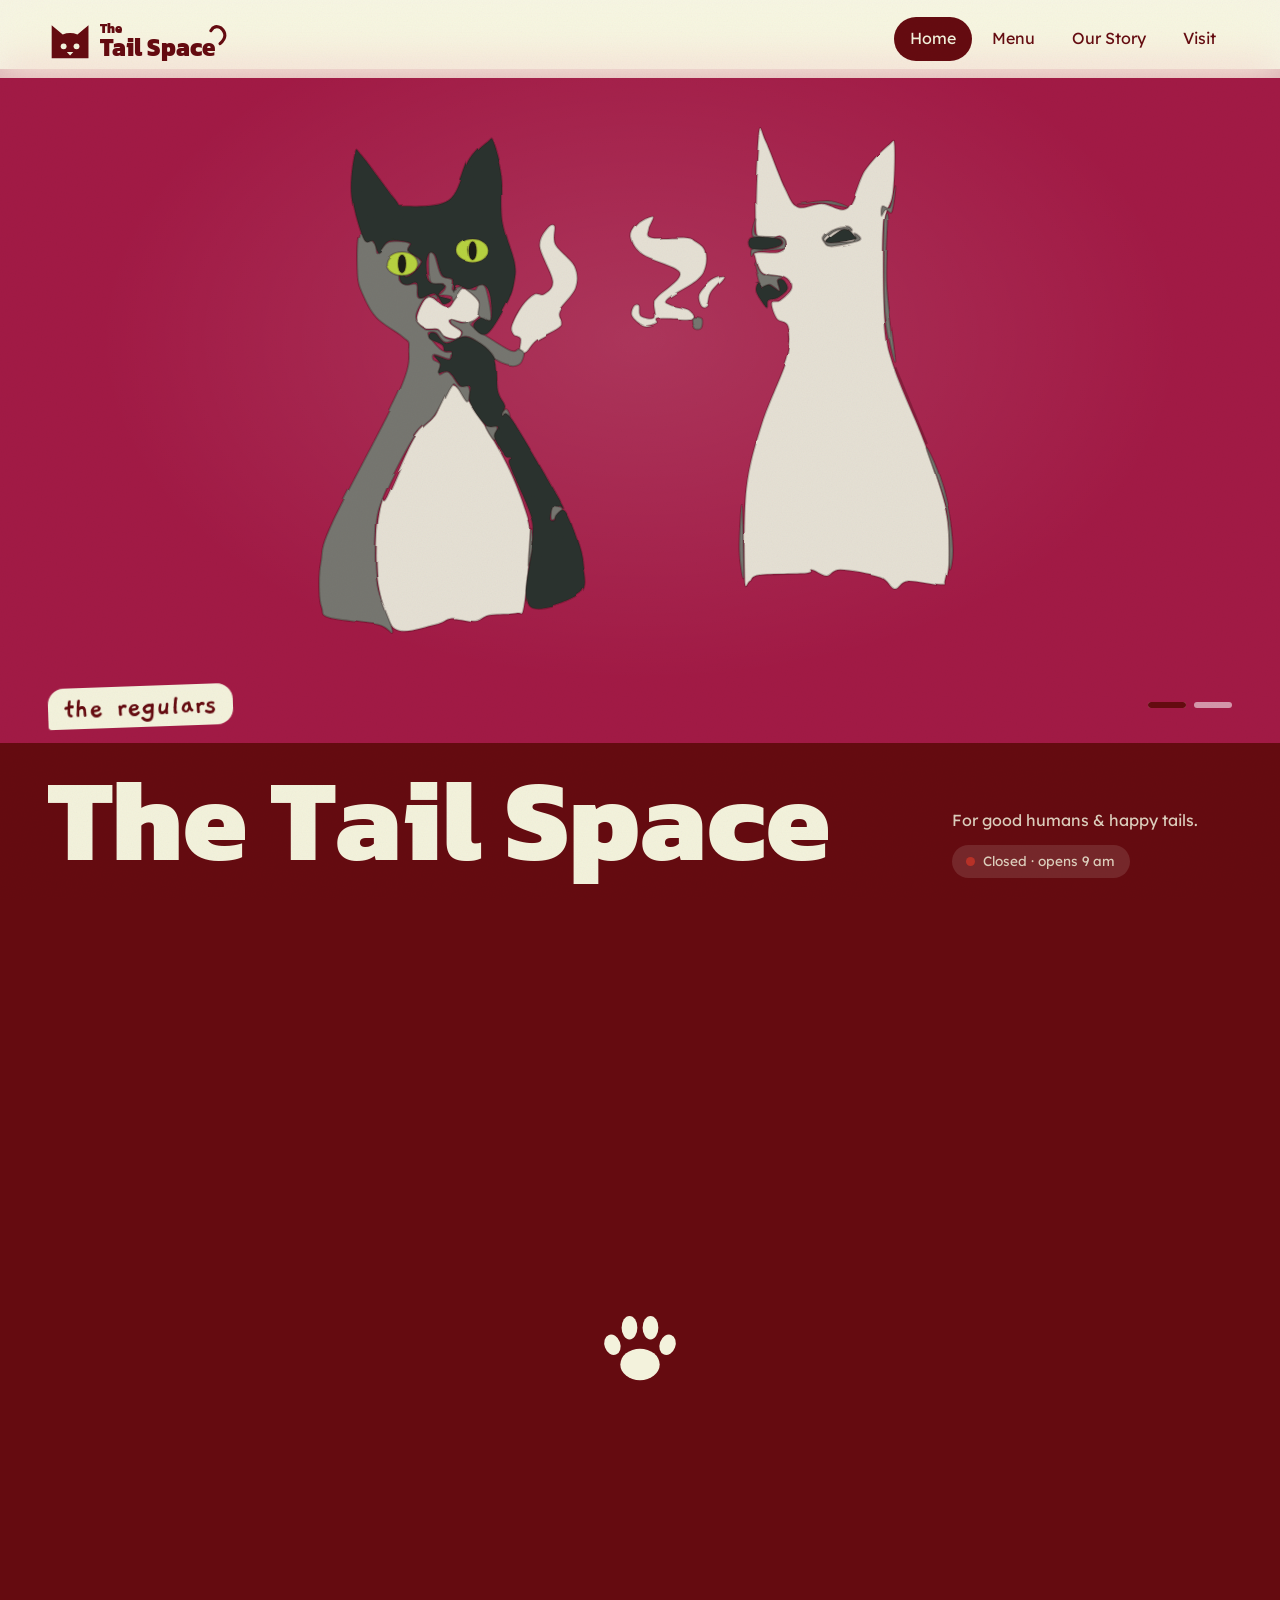
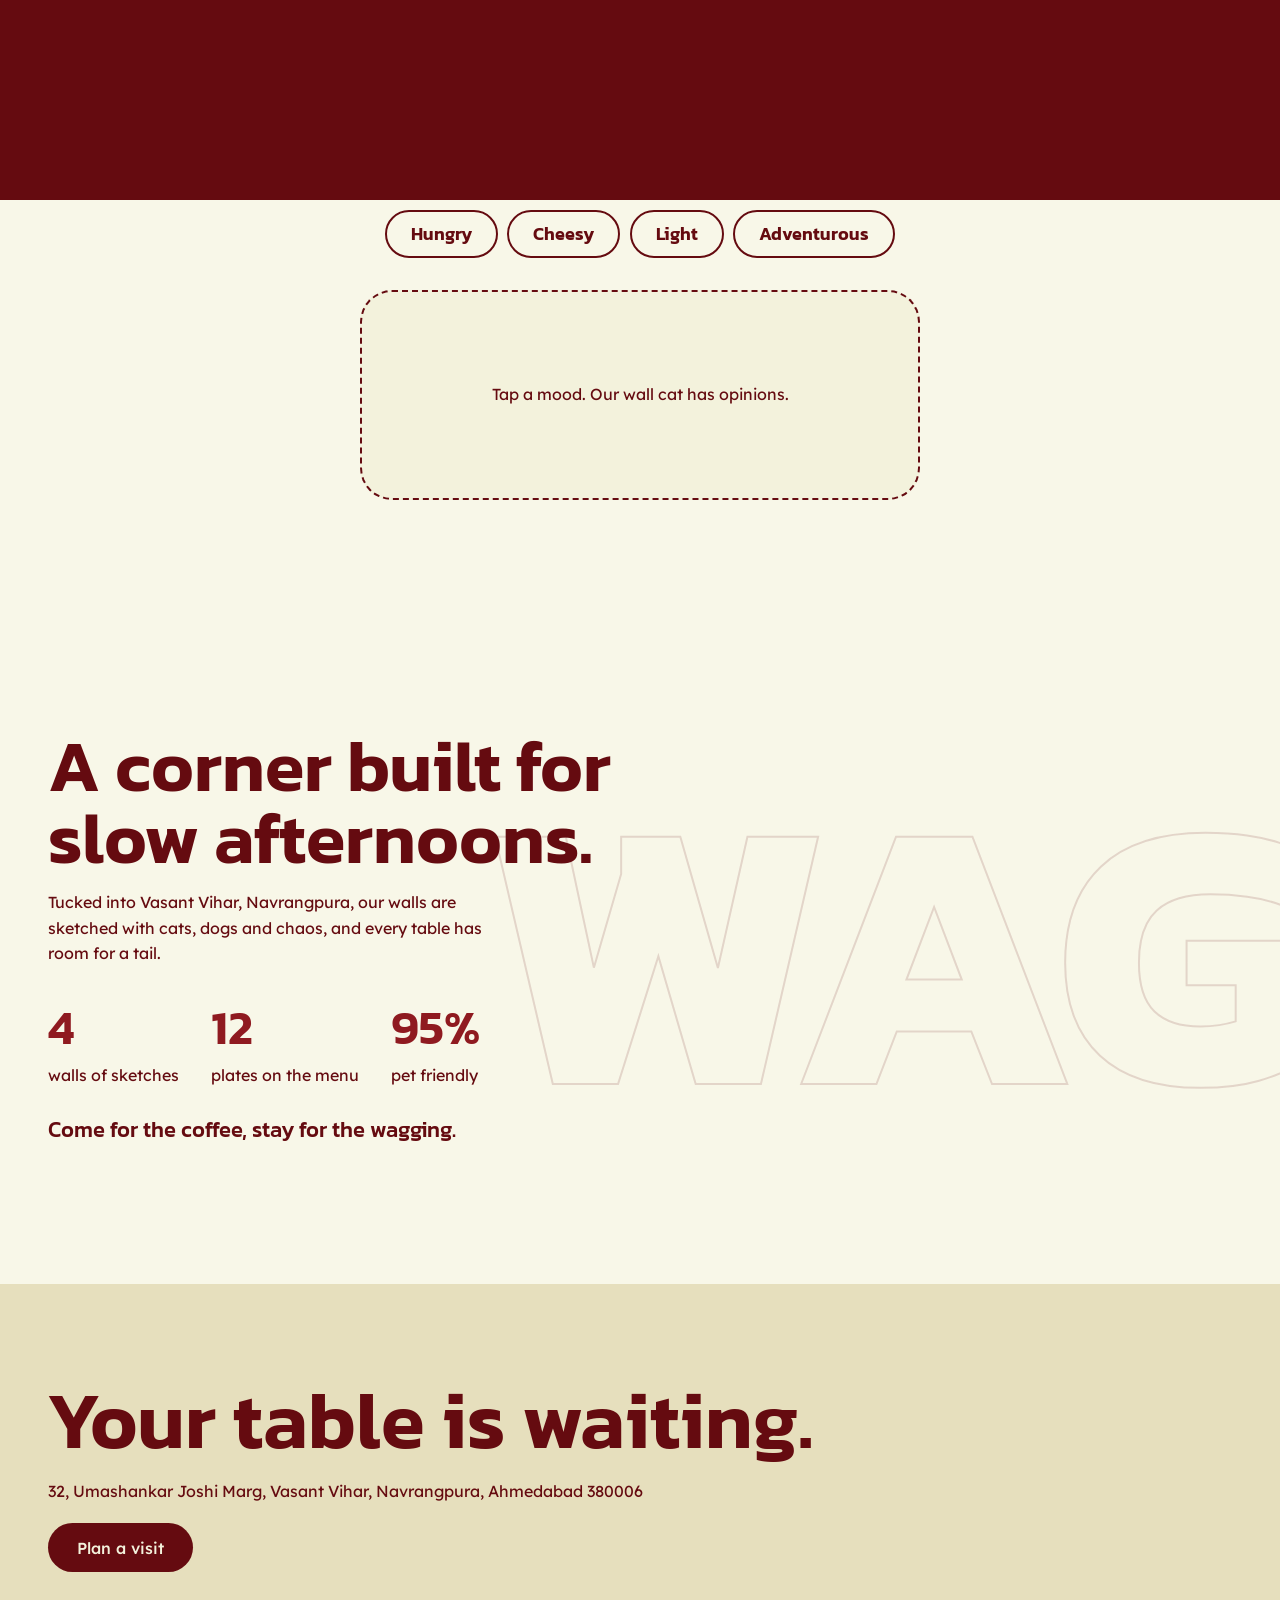
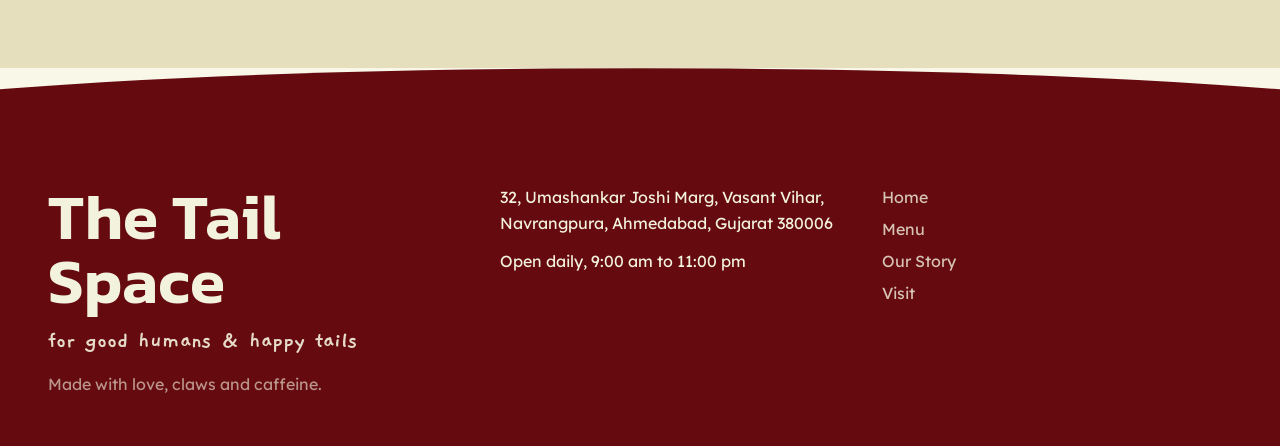
<file: index.html>
<!doctype html><html lang="en"><head><meta charset="utf-8"><meta name="viewport" content="width=device-width,initial-scale=1,viewport-fit=cover"><title>The Tail Space | Café in Navrangpura, Ahmedabad</title><meta name="description" content="The Tail Space, a pet-friendly café in Vasant Vihar, Navrangpura, Ahmedabad."><meta name="theme-color" content="#650b10"><meta property="og:title" content="The Tail Space | Café in Navrangpura, Ahmedabad"><meta property="og:description" content="Coffee, comfort and a few too many pets on the walls."><link rel="icon" href="logo.png"><link rel="preconnect" href="https://fonts.googleapis.com"><link rel="preconnect" href="https://fonts.gstatic.com" crossorigin><link href="https://fonts.googleapis.com/css2?family=Gaegu:wght@700&family=Kanit:wght@600;800&family=Lexend:wght@400;500&display=swap" rel="stylesheet"><script type="application/ld+json">{"@context":"https://schema.org","@type":"CafeOrCoffeeShop","name":"The Tail Space","address":{"@type":"PostalAddress","streetAddress":"32, Umashankar Joshi Marg, Vasant Vihar, Navrangpura","addressLocality":"Ahmedabad","addressRegion":"Gujarat","postalCode":"380006","addressCountry":"IN"}}</script><link rel="stylesheet" href="style.css"></head><body><header id="hd"></header><main class="pg on" data-k="home"><section class="hero"><div class="stage" id="stg" style="background:#a21a45"><div class="sc s1" data-bg="#a21a45" data-cap="the regulars"><svg class="fl" data-d="12" viewBox="0 0 520 410" role="img" aria-label="the regulars"><g class="art"><path class="pt" pathLength="1" style="--d:0.10s" fill="#e5e0d4" d="M118.0 204.7C109.6 199.8 108.4 221.2 103.3 228.0C98.2 234.8 93.4 235.0 87.3 245.3C81.2 255.7 70.8 282.0 66.7 290.0C62.6 298.0 64.0 288.3 62.7 293.3C61.3 298.3 59.1 309.1 58.7 320.0C58.2 330.9 57.7 346.8 60.0 358.7C62.3 370.6 65.4 386.4 72.7 391.3C79.9 396.2 96.1 389.3 103.3 388.0C110.6 386.7 110.9 383.8 116.0 383.3C121.1 382.9 129.2 385.8 134.0 385.3C138.8 384.9 139.4 381.7 144.7 380.7C149.9 379.7 160.9 380.4 165.3 379.3C169.8 378.2 169.6 382.9 171.3 374.0C173.1 365.1 175.7 337.8 176.0 326.0C176.3 314.2 177.0 314.8 173.3 303.3C169.7 291.9 163.2 273.8 154.0 257.3C144.8 240.9 126.4 209.6 118.0 204.7Z" fill-rule="evenodd"/><path class="pt" pathLength="1" style="--d:0.13s" fill="#e5e0d4" d="M138.7 147.3C139.4 143.8 135.4 138.0 132.7 135.3C129.9 132.7 125.3 129.8 122.0 131.3C118.7 132.9 116.7 143.7 112.7 144.7C108.7 145.7 101.9 135.9 98.0 137.3C94.1 138.8 89.8 149.3 89.3 153.3C88.9 157.3 92.7 159.9 95.3 161.3C98.0 162.8 102.9 161.0 105.3 162.0C107.8 163.0 107.6 166.1 110.0 167.3C112.4 168.6 117.8 169.9 120.0 169.3C122.2 168.8 124.1 165.9 123.3 164.0C122.6 162.1 116.7 159.6 115.3 158.0C114.0 156.4 113.2 154.9 115.3 154.7C117.4 154.4 124.1 157.9 128.0 156.7C131.9 155.4 137.9 150.9 138.7 147.3Z" fill-rule="evenodd"/><path class="pt" pathLength="1" style="--d:0.16s" fill="#e5e0d4" d="M324.7 122.7C324.8 121.0 318.6 122.6 315.3 124.7C312.1 126.8 306.7 132.0 305.3 135.3C304.0 138.7 306.2 143.2 307.3 144.7C308.4 146.1 310.8 145.7 312.0 144.0C313.2 142.3 312.6 138.2 314.7 134.7C316.8 131.1 324.6 124.3 324.7 122.7Z" fill-rule="evenodd"/><path class="pt" pathLength="1" style="--d:0.19s" fill="#e5e0d4" d="M79.3 105.3C78.4 106.4 82.3 115.9 84.0 116.7C85.7 117.4 90.1 111.9 89.3 110.0C88.6 108.1 80.2 104.2 79.3 105.3Z" fill-rule="evenodd"/><path class="pt" pathLength="1" style="--d:0.22s" fill="#e5e0d4" d="M194.7 83.3C193.7 81.2 191.2 82.1 189.3 84.7C187.4 87.2 182.7 91.9 183.3 98.7C184.0 105.4 192.8 119.2 193.3 125.3C193.9 131.4 189.0 133.7 186.7 135.3C184.3 137.0 182.1 133.9 179.3 135.3C176.6 136.8 172.9 140.0 170.0 144.0C167.1 148.0 163.1 155.7 162.0 159.3C160.9 163.0 162.2 164.3 163.3 166.0C164.4 167.7 167.9 167.0 168.7 169.3C169.4 171.7 167.2 178.3 168.0 180.0C168.8 181.7 171.2 180.9 173.3 179.3C175.4 177.8 176.7 173.7 180.7 170.7C184.7 167.7 194.1 163.7 197.3 161.3C200.6 159.0 199.9 158.9 200.0 156.7C200.1 154.4 196.2 152.3 198.0 148.0C199.8 143.7 208.7 136.3 210.7 130.7C212.7 125.0 212.6 119.6 210.0 114.0C207.4 108.4 197.9 102.4 195.3 97.3C192.8 92.2 195.7 85.4 194.7 83.3Z" fill-rule="evenodd"/><path class="pt" pathLength="1" style="--d:0.25s" fill="#e5e0d4" d="M270.0 76.0C268.7 75.3 261.4 78.7 258.7 81.3C255.9 84.0 252.8 88.1 253.3 92.0C253.9 95.9 256.4 100.8 262.0 104.7C267.6 108.6 282.1 112.2 286.7 115.3C291.2 118.4 291.6 119.7 289.3 123.3C287.1 127.0 276.4 134.1 273.3 137.3C270.2 140.6 271.0 139.9 270.7 142.7C270.3 145.4 272.9 152.3 271.3 154.0C269.8 155.7 263.2 154.2 261.3 152.7C259.4 151.1 260.9 145.9 260.0 144.7C259.1 143.4 256.9 144.0 256.0 145.3C255.1 146.7 253.4 150.2 254.7 152.7C255.9 155.1 260.2 159.1 263.3 160.0C266.4 160.9 271.4 159.0 273.3 158.0C275.2 157.0 270.4 154.7 274.7 154.0C278.9 153.3 294.9 155.1 298.7 154.0C302.4 152.9 300.0 149.1 297.3 147.3C294.7 145.6 285.3 144.8 282.7 143.3C280.0 141.9 277.9 141.8 281.3 138.7C284.8 135.6 298.6 128.7 303.3 124.7C308.1 120.7 308.9 118.4 310.0 114.7C311.1 110.9 311.3 105.3 310.0 102.0C308.7 98.7 304.6 96.3 302.0 94.7C299.4 93.0 300.2 92.4 294.7 92.0C289.1 91.6 273.3 93.1 268.7 92.0C264.0 90.9 266.4 88.0 266.7 85.3C266.9 82.7 271.3 76.7 270.0 76.0Z" fill-rule="evenodd"/><path class="pt" pathLength="1" style="--d:0.28s" fill="#e5e0d4" d="M350.7 14.0C349.6 26.0 346.6 77.2 349.3 90.0C352.1 102.8 363.6 89.3 367.3 90.7C371.1 92.0 372.3 95.9 372.0 98.0C371.7 100.1 369.1 102.4 365.3 103.3C361.6 104.2 352.2 102.8 349.3 103.3C346.4 103.9 347.3 104.1 348.0 106.7C348.7 109.2 349.4 116.0 353.3 118.7C357.2 121.3 367.6 120.7 371.3 122.7C375.1 124.7 376.7 127.8 376.0 130.7C375.3 133.6 369.9 138.1 367.3 140.0C364.8 141.9 361.1 139.7 360.7 142.0C360.2 144.3 362.6 151.0 364.7 154.0C366.8 157.0 372.0 155.0 373.3 160.0C374.7 165.0 376.0 171.7 372.7 184.0C369.3 196.3 358.6 217.3 353.3 234.0C348.1 250.7 343.6 264.2 341.3 284.0C339.1 303.8 339.6 340.9 340.0 352.7C340.4 364.4 342.1 355.1 344.0 354.7C345.9 354.2 344.1 351.0 351.3 350.0C358.6 349.0 380.7 349.3 387.3 348.7C394.0 348.0 388.8 345.7 391.3 346.0C393.9 346.3 399.0 350.7 402.7 350.7C406.3 350.7 406.6 345.9 413.3 346.0C420.1 346.1 436.4 348.9 443.3 351.3C450.2 353.8 451.1 360.1 454.7 360.7C458.2 361.2 458.7 355.1 464.7 354.7C470.7 354.2 485.8 358.0 490.7 358.0C495.6 358.0 493.0 358.4 494.0 354.7C495.0 350.9 496.7 344.2 496.7 335.3C496.7 326.4 497.1 315.6 494.0 301.3C490.9 287.1 484.6 268.1 478.0 250.0C471.4 231.9 459.8 208.1 454.7 192.7C449.6 177.2 448.7 175.4 447.3 157.3C446.0 139.2 445.7 100.4 446.7 84.0C447.7 67.6 452.0 69.0 453.3 58.7C454.7 48.3 455.1 28.3 454.7 22.0C454.2 15.7 454.4 17.6 450.7 20.7C446.9 23.8 437.3 32.6 432.0 40.7C426.7 48.8 424.1 65.1 418.7 69.3C413.2 73.6 405.7 66.1 399.3 66.0C393.0 65.9 385.4 70.7 380.7 68.7C375.9 66.7 374.8 62.4 370.7 54.0C366.6 45.6 359.3 24.7 356.0 18.0C352.7 11.3 351.8 2.0 350.7 14.0Z" fill-rule="evenodd"/><path class="pt" pathLength="1" style="--d:0.31s" fill="#767670" d="M185.3 336.7C184.9 337.4 184.8 340.1 186.7 341.3C188.6 342.6 196.2 344.8 196.7 344.0C197.1 343.2 191.2 337.9 189.3 336.7C187.4 335.4 185.8 335.9 185.3 336.7Z" fill-rule="evenodd"/><path class="pt" pathLength="1" style="--d:0.34s" fill="#767670" d="M176.7 316.0C176.0 318.9 174.3 341.1 174.7 342.7C175.0 344.2 178.3 329.8 178.7 325.3C179.0 320.9 177.3 313.1 176.7 316.0Z" fill-rule="evenodd"/><path class="pt" pathLength="1" style="--d:0.37s" fill="#767670" d="M199.3 298.0C198.1 297.3 193.8 295.7 192.7 297.3C191.6 299.0 191.4 307.3 192.7 308.0C193.9 308.7 198.9 303.0 200.0 301.3C201.1 299.7 200.6 298.7 199.3 298.0Z" fill-rule="evenodd"/><path class="pt" pathLength="1" style="--d:0.40s" fill="#767670" d="M338.0 296.7C337.4 293.3 335.8 322.2 336.0 331.3C336.2 340.4 339.0 357.1 339.3 351.3C339.7 345.6 338.6 300.0 338.0 296.7Z" fill-rule="evenodd"/><path class="pt" pathLength="1" style="--d:0.43s" fill="#767670" d="M479.3 254.0C480.6 259.3 491.8 286.2 494.7 301.3C497.6 316.4 495.9 339.9 496.7 344.7C497.4 349.4 499.6 337.9 499.3 330.0C499.1 322.1 497.3 307.4 495.3 297.3C493.3 287.2 490.0 276.6 487.3 269.3C484.7 262.1 478.1 248.7 479.3 254.0Z" fill-rule="evenodd"/><path class="pt" pathLength="1" style="--d:0.46s" fill="#767670" d="M142.0 236.0C141.7 237.7 147.2 246.6 148.7 246.7C150.1 246.8 151.8 238.4 150.7 236.7C149.6 234.9 142.3 234.3 142.0 236.0Z" fill-rule="evenodd"/><path class="pt" pathLength="1" style="--d:0.49s" fill="#767670" d="M147.3 221.3C147.2 222.6 147.2 226.0 149.3 227.3C151.4 228.7 158.6 230.0 160.0 229.3C161.4 228.7 159.2 224.0 158.0 223.3C156.8 222.7 154.0 225.9 152.7 225.3C151.3 224.8 150.9 220.7 150.0 220.0C149.1 219.3 147.4 220.1 147.3 221.3Z" fill-rule="evenodd"/><path class="pt" pathLength="1" style="--d:0.52s" fill="#767670" d="M455.3 191.3C455.3 191.3 479.3 249.3 479.3 249.3C479.3 249.3 455.3 191.3 455.3 191.3Z" fill-rule="evenodd"/><path class="pt" pathLength="1" style="--d:0.55s" fill="#767670" d="M300.0 153.3C299.0 154.6 300.2 160.0 301.3 161.3C302.4 162.7 305.7 162.6 306.7 161.3C307.7 160.1 308.4 155.3 307.3 154.0C306.2 152.7 301.0 152.1 300.0 153.3Z" fill-rule="evenodd"/><path class="pt" pathLength="1" style="--d:0.58s" fill="#767670" d="M127.3 131.3C127.8 132.8 135.1 137.2 136.7 140.7C138.2 144.1 135.1 149.7 136.7 152.0C138.2 154.3 145.1 158.2 146.0 154.7C146.9 151.1 143.6 135.1 142.0 130.7C140.4 126.2 138.0 127.8 136.7 128.0C135.3 128.2 135.6 131.4 134.0 132.0C132.4 132.6 126.9 129.9 127.3 131.3Z" fill-rule="evenodd"/><path class="pt" pathLength="1" style="--d:0.61s" fill="#767670" d="M348.0 111.3C347.9 113.1 350.8 127.2 352.7 130.0C354.6 132.8 357.0 127.6 359.3 128.0C361.7 128.4 365.7 133.2 366.7 132.7C367.7 132.1 365.1 126.4 365.3 124.7C365.6 122.9 370.0 122.9 368.0 122.0C366.0 121.1 356.7 121.1 353.3 119.3C350.0 117.6 348.1 109.6 348.0 111.3Z" fill-rule="evenodd"/><path class="pt" pathLength="1" style="--d:0.64s" fill="#767670" d="M157.3 105.3C156.6 103.1 153.6 95.9 152.0 97.3C150.4 98.8 149.6 110.4 148.0 114.0C146.4 117.6 145.9 117.8 142.7 118.7C139.4 119.6 132.7 120.4 128.7 119.3C124.7 118.2 121.1 112.8 118.7 112.0C116.2 111.2 112.8 112.7 114.0 114.7C115.2 116.7 120.7 122.7 126.0 124.0C131.3 125.3 140.9 124.9 146.0 122.7C151.1 120.4 154.8 113.6 156.7 110.7C158.6 107.8 158.1 107.6 157.3 105.3Z" fill-rule="evenodd"/><path class="pt" pathLength="1" style="--d:0.67s" fill="#767670" d="M45.3 89.3C43.2 93.3 43.6 112.3 44.0 120.0C44.4 127.7 45.6 129.8 48.0 135.3C50.4 140.9 53.6 147.9 58.7 153.3C63.8 158.8 74.6 164.1 78.7 168.0C82.8 171.9 83.8 169.8 83.3 176.7C82.9 183.6 85.8 187.1 76.0 209.3C66.2 231.6 34.7 288.2 24.7 310.0C14.7 331.8 17.7 331.4 16.0 340.0C14.3 348.6 14.6 355.4 14.7 361.3C14.8 367.2 15.3 371.8 16.7 375.3C18.0 378.9 15.4 380.6 22.7 382.7C29.9 384.8 52.0 386.3 60.0 388.0C68.0 389.7 70.8 397.6 70.7 392.7C70.6 387.8 61.4 370.8 59.3 358.7C57.2 346.6 57.4 331.0 58.0 320.0C58.6 309.0 57.9 305.1 62.7 292.7C67.4 280.2 80.0 256.1 86.7 245.3C93.3 234.6 98.0 234.6 102.7 228.0C107.3 221.4 112.0 209.9 114.7 206.0C117.3 202.1 116.7 202.9 118.7 204.7C120.7 206.4 124.9 215.8 126.7 216.7C128.4 217.6 129.3 212.2 129.3 210.0C129.3 207.8 128.0 204.2 126.7 203.3C125.3 202.4 123.6 206.1 121.3 204.7C119.1 203.2 115.8 196.0 113.3 194.7C110.9 193.3 107.7 197.7 106.7 196.7C105.7 195.7 108.1 190.6 107.3 188.7C106.6 186.8 102.8 186.6 102.0 185.3C101.2 184.1 100.7 181.4 102.7 181.3C104.7 181.2 111.8 184.7 114.0 184.7C116.2 184.7 114.3 181.9 116.0 181.3C117.7 180.8 122.0 182.1 124.0 181.3C126.0 180.6 130.2 177.0 128.0 176.7C125.8 176.3 115.7 181.1 110.7 179.3C105.7 177.6 99.1 168.4 98.0 166.0C96.9 163.6 101.8 163.7 104.0 164.7C106.2 165.7 107.1 171.4 111.3 172.0C115.6 172.6 123.1 165.9 129.3 168.0C135.6 170.1 143.6 181.0 148.7 184.7C153.8 188.3 156.8 189.3 160.0 190.0C163.2 190.7 166.1 190.2 168.0 188.7C169.9 187.1 171.4 182.6 171.3 180.7C171.2 178.8 169.2 177.8 167.3 177.3C165.4 176.9 165.9 180.9 160.0 178.0C154.1 175.1 136.7 163.8 132.0 160.0C127.3 156.2 133.3 155.8 132.0 155.3C130.7 154.9 126.7 157.4 124.0 157.3C121.3 157.2 117.3 154.6 116.0 154.7C114.7 154.8 114.7 156.4 116.0 158.0C117.3 159.6 123.3 162.0 124.0 164.0C124.7 166.0 122.1 169.2 120.0 170.0C117.9 170.8 113.8 169.9 111.3 168.7C108.9 167.4 108.0 163.8 105.3 162.7C102.7 161.6 98.1 163.6 95.3 162.0C92.6 160.4 89.1 156.7 88.7 153.3C88.2 150.0 91.1 144.8 92.7 142.0C94.2 139.2 96.1 137.3 98.0 136.7C99.9 136.0 102.9 138.2 104.0 138.0C105.1 137.8 102.9 135.7 104.7 135.3C106.4 135.0 112.7 135.3 114.7 136.0C116.7 136.7 115.1 140.4 116.7 139.3C118.2 138.2 124.1 130.7 124.0 129.3C123.9 128.0 117.3 132.2 116.0 131.3C114.7 130.4 117.3 125.8 116.0 124.0C114.7 122.2 110.2 123.8 108.0 120.7C105.8 117.6 104.2 108.0 102.7 105.3C101.1 102.7 99.1 101.2 98.7 104.7C98.2 108.1 98.2 122.2 100.0 126.0C101.8 129.8 107.7 126.6 109.3 127.3C111.0 128.1 110.8 129.3 110.0 130.7C109.2 132.0 107.9 134.1 104.7 135.3C101.4 136.6 93.2 139.2 90.7 138.0C88.1 136.8 91.0 129.7 89.3 128.0C87.7 126.3 82.9 128.6 80.7 128.0C78.4 127.4 76.7 126.0 76.0 124.7C75.3 123.3 75.7 120.6 76.7 120.0C77.7 119.4 79.6 122.6 82.0 121.3C84.4 120.1 89.8 114.8 91.3 112.7C92.9 110.6 92.8 110.4 91.3 108.7C89.9 106.9 84.0 104.1 82.7 102.0C81.3 99.9 85.8 97.1 83.3 96.0C80.9 94.9 72.1 94.1 68.0 95.3C63.9 96.6 60.6 103.2 58.7 103.3C56.8 103.4 58.9 98.3 56.7 96.0C54.4 93.7 47.4 85.3 45.3 89.3Z" fill-rule="evenodd"/><path class="pt" pathLength="1" style="--d:0.70s" fill="#767670" d="M400.0 90.7C398.7 92.4 399.6 94.0 400.7 95.3C401.8 96.7 402.1 98.9 406.7 98.7C411.2 98.4 425.1 95.7 428.0 94.0C430.9 92.3 424.9 88.6 424.0 88.7C423.1 88.8 426.2 93.7 422.7 94.7C419.1 95.7 406.0 95.3 402.7 94.7C399.3 94.0 401.2 92.2 402.7 90.7C404.1 89.1 408.1 86.0 411.3 85.3C414.6 84.7 420.8 87.0 422.0 86.7C423.2 86.3 420.9 83.7 418.7 83.3C416.4 83.0 411.8 83.4 408.7 84.7C405.6 85.9 401.3 88.9 400.0 90.7Z" fill-rule="evenodd"/><path class="pt" pathLength="1" style="--d:0.73s" fill="#767670" d="M450.0 78.0C449.8 70.7 447.8 72.3 447.3 84.0C446.9 95.7 446.0 130.9 447.3 148.0C448.7 165.1 455.1 190.0 455.3 186.7C455.6 183.3 449.6 146.1 448.7 128.0C447.8 109.9 450.2 85.3 450.0 78.0Z" fill-rule="evenodd"/><path class="pt" pathLength="1" style="--d:0.76s" fill="#767670" d="M348.7 77.3C348.3 77.6 343.9 88.9 346.7 91.3C349.4 93.8 361.7 91.0 365.3 92.0C369.0 93.0 370.0 95.8 368.7 97.3C367.3 98.9 360.7 101.0 357.3 101.3C354.0 101.7 350.7 99.3 348.7 99.3C346.7 99.3 345.9 100.2 345.3 101.3C344.8 102.4 344.7 105.8 345.3 106.0C346.0 106.2 345.4 103.6 349.3 102.7C353.2 101.8 365.0 101.4 368.7 100.7C372.3 99.9 371.3 99.4 371.3 98.0C371.3 96.6 372.4 93.3 368.7 92.0C364.9 90.7 352.0 92.4 348.7 90.0C345.3 87.6 349.0 77.1 348.7 77.3Z" fill-rule="evenodd"/><path class="pt" pathLength="1" style="--d:0.79s" fill="#767670" d="M59.3 89.3C58.6 91.4 63.2 92.8 65.3 92.0C67.4 91.2 69.0 86.7 72.0 84.7C75.0 82.7 75.1 80.8 83.3 80.0C91.6 79.2 114.0 79.7 121.3 80.0C128.7 80.3 126.1 80.9 127.3 82.0C128.6 83.1 129.7 85.2 128.7 86.7C127.7 88.1 123.2 87.8 121.3 90.7C119.4 93.6 116.4 100.8 117.3 104.0C118.2 107.2 124.9 111.7 126.7 110.0C128.4 108.3 127.2 96.6 128.0 94.0C128.8 91.4 130.6 92.0 131.3 94.7C132.1 97.3 130.8 108.8 132.7 110.0C134.6 111.2 142.0 104.4 142.7 102.0C143.3 99.6 137.6 97.0 136.7 95.3C135.8 93.7 136.3 92.6 137.3 92.0C138.3 91.4 142.7 92.9 142.7 92.0C142.7 91.1 137.9 88.8 137.3 86.7C136.8 84.6 140.8 81.6 139.3 79.3C137.9 77.1 134.9 74.8 128.7 73.3C122.4 71.9 111.8 69.7 102.0 70.7C92.2 71.7 77.1 76.2 70.0 79.3C62.9 82.4 60.1 87.2 59.3 89.3Z" fill-rule="evenodd"/><path class="pt" pathLength="1" style="--d:0.82s" fill="#767670" d="M380.7 66.7C379.9 66.9 393.0 65.0 399.3 65.3C405.7 65.7 417.9 68.9 418.7 68.7C419.4 68.4 410.3 64.3 404.0 64.0C397.7 63.7 381.4 66.4 380.7 66.7Z" fill-rule="evenodd"/><path class="pt" pathLength="1" style="--d:0.85s" fill="#767670" d="M455.3 52.7C455.1 52.1 453.0 66.1 451.3 68.7C449.7 71.2 446.4 66.9 445.3 68.0C444.2 69.1 444.2 74.9 444.7 75.3C445.1 75.8 446.7 71.2 448.0 70.7C449.3 70.1 451.4 75.0 452.7 72.0C453.9 69.0 455.6 53.2 455.3 52.7Z" fill-rule="evenodd"/><path class="pt" pathLength="1" style="--d:0.88s" fill="#767670" d="M48.7 40.7C45.4 38.6 44.9 42.7 44.0 45.3C43.1 48.0 42.6 52.0 43.3 56.7C44.1 61.3 46.8 70.0 48.7 73.3C50.6 76.7 51.7 77.2 54.7 76.7C57.7 76.1 64.4 71.9 66.7 70.0C68.9 68.1 68.4 66.3 68.0 65.3C67.6 64.3 64.8 65.2 64.0 64.0C63.2 62.8 65.9 61.9 63.3 58.0C60.8 54.1 51.9 42.8 48.7 40.7Z" fill-rule="evenodd"/><path class="pt" pathLength="1" style="--d:0.91s" fill="#767670" d="M145.3 36.7C143.7 33.8 139.6 33.3 136.7 35.3C133.8 37.3 129.6 45.1 128.0 48.7C126.4 52.2 125.9 58.1 127.3 56.7C128.8 55.2 134.1 42.4 136.7 40.0C139.2 37.6 141.0 39.9 142.7 42.0C144.3 44.1 146.2 53.6 146.7 52.7C147.1 51.8 147.0 39.6 145.3 36.7Z" fill-rule="evenodd"/><path class="pt" pathLength="1" style="--d:0.94s" fill="#2c332f" d="M99.3 165.3C98.6 166.0 97.8 167.9 99.3 169.3C100.9 170.8 106.8 172.4 108.7 174.0C110.6 175.6 109.4 177.8 110.7 178.7C111.9 179.6 115.4 178.2 116.0 179.3C116.6 180.4 116.2 184.9 114.0 185.3C111.8 185.8 103.8 181.4 102.7 182.0C101.6 182.6 106.8 186.4 107.3 188.7C107.9 190.9 104.9 194.3 106.0 195.3C107.1 196.3 111.3 193.1 114.0 194.7C116.7 196.2 119.4 202.9 122.0 204.7C124.6 206.4 128.1 203.2 129.3 205.3C130.6 207.4 127.2 212.3 129.3 217.3C131.4 222.3 138.3 232.1 142.0 235.3C145.7 238.6 150.2 235.1 151.3 236.7C152.4 238.2 147.8 241.0 148.7 244.7C149.6 248.3 154.6 256.0 156.7 258.7C158.8 261.3 160.7 259.3 161.3 260.7C162.0 262.0 158.2 259.7 160.7 266.7C163.1 273.7 173.0 293.6 176.0 302.7C179.0 311.8 178.9 309.7 178.7 321.3C178.4 333.0 168.8 365.6 174.7 372.7C180.6 379.8 207.1 369.3 214.0 364.0C220.9 358.7 216.4 347.8 216.0 340.7C215.6 333.6 213.6 327.9 211.3 321.3C209.1 314.8 205.2 304.2 202.7 301.3C200.1 298.4 197.3 302.9 196.0 304.0C194.7 305.1 195.4 307.4 194.7 308.0C193.9 308.6 191.6 309.0 191.3 307.3C191.1 305.7 192.1 299.7 193.3 298.0C194.6 296.3 197.8 298.1 198.7 297.3C199.6 296.6 204.7 304.2 198.7 293.3C192.7 282.4 170.0 242.9 162.7 232.0C155.3 221.1 155.7 229.9 154.7 228.0C153.7 226.1 157.2 223.8 156.7 220.7C156.1 217.6 152.8 215.7 151.3 209.3C149.9 203.0 151.9 189.6 148.0 182.7C144.1 175.8 134.0 169.7 128.0 168.0C122.0 166.3 116.0 173.1 112.0 172.7C108.0 172.2 106.1 166.6 104.0 165.3C101.9 164.1 100.1 164.7 99.3 165.3Z" fill-rule="evenodd"/><path class="pt" pathLength="1" style="--d:0.97s" fill="#2c332f" d="M370.0 124.7C368.8 123.6 365.9 123.3 365.3 124.7C364.8 126.0 367.8 132.1 366.7 132.7C365.6 133.2 361.0 128.4 358.7 128.0C356.3 127.6 353.9 130.2 352.7 130.0C351.4 129.8 352.0 127.1 351.3 126.7C350.7 126.2 349.1 126.1 348.7 127.3C348.2 128.6 347.3 131.0 348.7 134.0C350.0 137.0 355.1 144.3 356.7 145.3C358.2 146.3 356.6 141.2 358.0 140.0C359.4 138.8 362.9 139.4 365.3 138.0C367.8 136.6 371.9 133.6 372.7 131.3C373.4 129.1 371.2 125.8 370.0 124.7Z" fill-rule="evenodd"/><path class="pt" pathLength="1" style="--d:1.00s" fill="#2c332f" d="M344.7 100.0C346.7 101.4 353.4 101.1 357.3 100.7C361.2 100.2 366.7 98.7 368.0 97.3C369.3 96.0 369.1 93.6 365.3 92.7C361.6 91.8 348.8 90.8 345.3 92.0C341.9 93.2 342.7 98.6 344.7 100.0Z" fill-rule="evenodd"/><path class="pt" pathLength="1" style="--d:1.03s" fill="#2c332f" d="M424.0 90.7C423.2 89.4 421.1 86.9 419.3 86.0C417.6 85.1 416.1 84.1 413.3 85.3C410.6 86.6 403.9 91.6 402.7 93.3C401.4 95.1 402.4 96.0 406.0 96.0C409.6 96.0 421.0 94.2 424.0 93.3C427.0 92.4 424.8 91.9 424.0 90.7Z" fill-rule="evenodd"/><path class="pt" pathLength="1" style="--d:1.06s" fill="#2c332f" d="M42.0 28.0C40.7 33.0 38.3 48.7 39.3 59.3C40.3 70.0 45.3 86.2 48.0 92.0C50.7 97.8 53.3 92.1 55.3 94.0C57.3 95.9 57.9 103.2 60.0 103.3C62.1 103.4 64.0 95.9 68.0 94.7C72.0 93.4 81.6 94.8 84.0 96.0C86.4 97.2 81.3 99.9 82.7 102.0C84.0 104.1 90.4 106.9 92.0 108.7C93.6 110.4 93.1 110.8 92.0 112.7C90.9 114.6 87.3 118.6 85.3 120.0C83.3 121.4 81.0 122.6 80.0 121.3C79.0 120.1 80.0 114.4 79.3 112.7C78.7 110.9 76.4 108.7 76.0 110.7C75.6 112.7 75.7 121.8 76.7 124.7C77.7 127.6 79.9 127.7 82.0 128.0C84.1 128.3 87.8 125.0 89.3 126.7C90.9 128.3 89.1 136.7 91.3 138.0C93.6 139.3 99.8 134.0 102.7 134.7C105.6 135.3 106.7 141.3 108.7 142.0C110.7 142.7 115.2 139.8 114.7 138.7C114.1 137.6 106.1 137.1 105.3 135.3C104.6 133.6 111.0 129.6 110.0 128.0C109.0 126.4 101.6 128.4 99.3 126.0C97.1 123.6 96.8 117.0 96.7 113.3C96.6 109.7 97.6 105.3 98.7 104.0C99.8 102.7 101.7 102.6 103.3 105.3C105.0 108.1 106.4 117.6 108.7 120.7C110.9 123.8 115.3 122.0 116.7 124.0C118.0 126.0 116.1 132.0 116.7 132.7C117.2 133.3 117.9 128.2 120.0 128.0C122.1 127.8 126.0 131.3 129.3 131.3C132.7 131.3 137.3 127.2 140.0 128.0C142.7 128.8 144.3 131.6 145.3 136.0C146.3 140.4 147.3 151.9 146.0 154.7C144.7 157.4 139.7 151.9 137.3 152.7C135.0 153.4 131.0 157.2 132.0 159.3C133.0 161.4 138.8 168.6 143.3 165.3C147.9 162.1 155.9 146.8 159.3 140.0C162.8 133.2 163.2 129.6 164.0 124.7C164.8 119.8 165.4 118.1 164.0 110.7C162.6 103.2 157.0 90.9 155.3 80.0C153.7 69.1 155.3 55.7 154.0 45.3C152.7 35.0 149.2 22.6 147.3 18.0C145.4 13.4 145.7 15.7 142.7 18.0C139.7 20.3 134.1 24.4 129.3 32.0C124.6 39.6 122.1 57.3 114.0 63.3C105.9 69.3 87.6 68.1 80.7 68.0C73.8 67.9 78.2 69.1 72.7 62.7C67.1 56.2 52.4 35.1 47.3 29.3C42.2 23.6 43.3 23.0 42.0 28.0Z" fill-rule="evenodd"/><path class="pt" pathLength="1" style="--d:1.90s" fill="#b7d23f" d="M66 112a12 9 0 1 0 24 0a12 9 0 1 0 -24 0Z"/><path class="pt" pathLength="1" style="--d:2.00s" fill="#1c1c14" d="M75 112a3 7 0 1 0 6 0a3 7 0 1 0 -6 0Z"/><path class="pt" pathLength="1" style="--d:2.00s" fill="#b7d23f" d="M120 102a12 9 0 1 0 24 0a12 9 0 1 0 -24 0Z"/><path class="pt" pathLength="1" style="--d:2.10s" fill="#1c1c14" d="M129 102a3 7 0 1 0 6 0a3 7 0 1 0 -6 0Z"/></g></svg></div><div class="sc s2" data-bg="#e8d6bd" data-cap="just hanging on"><svg class="sw" data-d="-10" viewBox="0 0 260 660" role="img" aria-label="just hanging on"><g class="art"><path class="pt" pathLength="1" style="--d:0.10s" fill="#141616" d="M246.0 622.0C246.7 619.8 247.4 612.8 246.0 612.7C244.6 612.6 239.9 620.1 237.3 621.3C234.8 622.6 232.8 621.2 230.7 620.0C228.6 618.8 224.7 613.6 224.7 614.0C224.7 614.4 228.6 620.7 230.7 622.7C232.8 624.7 235.4 625.4 237.3 626.0C239.2 626.6 240.6 626.7 242.0 626.0C243.4 625.3 245.3 624.2 246.0 622.0Z" fill-rule="evenodd"/><path class="pt" pathLength="1" style="--d:0.13s" fill="#141616" d="M209.3 568.0C208.4 569.4 206.8 573.6 208.7 574.7C210.6 575.8 216.4 573.0 220.7 574.7C224.9 576.3 233.8 585.4 234.0 584.7C234.2 583.9 225.3 573.1 222.0 570.0C218.7 566.9 216.1 566.3 214.0 566.0C211.9 565.7 210.2 566.6 209.3 568.0Z" fill-rule="evenodd"/><path class="pt" pathLength="1" style="--d:0.16s" fill="#141616" d="M64.7 310.0C65.1 312.1 69.3 328.1 70.7 329.3C72.0 330.6 73.1 319.4 72.7 317.3C72.2 315.2 69.3 317.9 68.0 316.7C66.7 315.4 64.2 307.9 64.7 310.0Z" fill-rule="evenodd"/><path class="pt" pathLength="1" style="--d:0.19s" fill="#141616" d="M61.3 188.7C60.3 189.1 60.1 195.7 60.7 198.0C61.2 200.3 63.1 197.9 64.7 202.7C66.2 207.4 71.9 218.0 70.0 226.7C68.1 235.3 56.2 247.1 53.3 254.7C50.4 262.2 51.0 264.2 52.7 272.0C54.3 279.8 58.3 296.2 63.3 301.3C68.3 306.4 78.6 301.7 82.7 302.7C86.8 303.7 84.4 300.0 88.0 307.3C91.6 314.7 101.2 329.6 104.0 346.7C106.8 363.8 106.0 395.3 104.7 410.0C103.3 424.7 98.9 429.4 96.0 434.7C93.1 439.9 90.3 440.4 87.3 441.3C84.3 442.2 82.8 443.1 78.0 440.0C73.2 436.9 63.2 427.4 58.7 422.7C54.1 417.9 53.3 417.0 50.7 411.3C48.0 405.7 41.3 395.0 42.7 388.7C44.0 382.3 56.0 377.8 58.7 373.3C61.3 368.9 59.6 363.1 58.7 362.0C57.8 360.9 55.6 366.6 53.3 366.7C51.1 366.8 46.8 362.3 45.3 362.7C43.9 363.0 45.4 367.1 44.7 368.7C43.9 370.2 43.0 372.0 40.7 372.0C38.3 372.0 32.8 368.2 30.7 368.7C28.6 369.1 29.1 373.7 28.0 374.7C26.9 375.7 25.8 375.7 24.0 374.7C22.2 373.7 18.4 368.9 17.3 368.7C16.2 368.4 16.6 370.8 17.3 373.3C18.1 375.9 19.1 381.0 22.0 384.0C24.9 387.0 31.7 388.9 34.7 391.3C37.7 393.8 37.6 392.7 40.0 398.7C42.4 404.7 43.9 416.3 49.3 427.3C54.8 438.3 63.9 454.2 72.7 464.7C81.4 475.1 92.7 484.2 102.0 490.0C111.3 495.8 123.7 490.1 128.7 499.3C133.7 508.6 131.3 523.3 132.0 545.3C132.7 567.3 131.8 615.1 132.7 631.3C133.6 647.6 135.8 640.1 137.3 642.7C138.9 645.2 138.9 645.3 142.0 646.7C145.1 648.0 149.4 650.0 156.0 650.7C162.6 651.3 175.7 650.1 181.3 650.7C187.0 651.2 187.2 654.9 190.0 654.0C192.8 653.1 198.6 646.0 198.0 645.3C197.4 644.7 192.3 649.3 186.7 650.0C181.0 650.7 170.8 650.3 164.0 649.3C157.2 648.3 150.2 646.3 146.0 644.0C141.8 641.7 140.4 643.3 138.7 635.3C136.9 627.3 135.8 617.6 135.3 596.0C134.9 574.4 135.0 522.3 136.0 506.0C137.0 489.7 133.9 500.0 141.3 498.0C148.8 496.0 170.7 497.3 180.7 494.0C190.7 490.7 196.3 483.0 201.3 478.0C206.3 473.0 207.9 469.9 210.7 464.0C213.4 458.1 215.3 457.2 218.0 442.7C220.7 428.1 224.7 388.6 226.7 376.7C228.7 364.8 228.2 372.4 230.0 371.3C231.8 370.2 234.2 371.8 237.3 370.0C240.4 368.2 246.3 364.3 248.7 360.7C251.0 357.0 251.9 349.3 251.3 348.0C250.8 346.7 247.2 351.9 245.3 352.7C243.4 353.4 241.2 353.8 240.0 352.7C238.8 351.6 239.6 346.1 238.0 346.0C236.4 345.9 233.0 351.6 230.7 352.0C228.3 352.4 226.6 348.8 224.0 348.7C221.4 348.6 217.6 351.8 215.3 351.3C213.1 350.9 211.9 346.8 210.7 346.0C209.4 345.2 208.3 344.2 208.0 346.7C207.7 349.1 207.1 356.4 208.7 360.7C210.2 364.9 216.0 367.7 217.3 372.0C218.7 376.3 218.2 379.2 216.7 386.7C215.1 394.1 211.2 408.9 208.0 416.7C204.8 424.4 200.7 430.3 197.3 433.3C194.0 436.3 191.6 435.6 188.0 434.7C184.4 433.8 180.2 433.6 176.0 428.0C171.8 422.4 165.4 410.4 162.7 401.3C159.9 392.2 159.3 384.3 159.3 373.3C159.3 362.3 160.8 347.4 162.7 335.3C164.6 323.2 168.2 306.8 170.7 300.7C173.1 294.6 175.3 298.6 177.3 298.7C179.3 298.8 181.7 301.7 182.7 301.3C183.7 301.0 182.2 297.8 183.3 296.7C184.4 295.6 188.1 295.9 189.3 294.7C190.6 293.4 188.6 291.8 190.7 289.3C192.8 286.9 199.8 283.1 202.0 280.0C204.2 276.9 204.0 275.8 204.0 270.7C204.0 265.6 203.0 254.9 202.0 249.3C201.0 243.8 201.1 243.0 198.0 237.3C194.9 231.7 185.3 222.9 183.3 215.3C181.3 207.8 186.8 196.9 186.0 192.0C185.2 187.1 180.4 184.2 178.7 186.0C176.9 187.8 176.8 198.9 175.3 202.7C173.9 206.4 171.4 207.7 170.0 208.7C168.6 209.7 166.9 207.7 166.7 208.7C166.4 209.7 168.7 212.1 168.7 214.7C168.7 217.2 164.7 221.1 166.7 224.0C168.7 226.9 177.1 228.2 180.7 232.0C184.2 235.8 186.9 242.4 188.0 246.7C189.1 250.9 189.1 253.2 187.3 257.3C185.6 261.4 180.8 268.1 177.3 271.3C173.9 274.6 169.2 275.9 166.7 276.7C164.1 277.4 163.3 279.0 162.0 276.0C160.7 273.0 160.0 263.0 158.7 258.7C157.3 254.3 158.6 254.9 154.0 250.0C149.4 245.1 138.1 229.0 131.3 229.3C124.6 229.7 117.8 244.7 113.3 252.0C108.9 259.3 106.9 269.4 104.7 273.3C102.4 277.2 102.1 275.9 100.0 275.3C97.9 274.8 95.0 273.7 92.0 270.0C89.0 266.3 84.0 259.2 82.0 253.3C80.0 247.4 79.9 240.7 80.0 234.7C80.1 228.7 83.7 224.1 82.7 217.3C81.7 210.6 75.9 198.2 74.0 194.0C72.1 189.8 72.6 191.8 71.3 192.0C70.1 192.2 68.3 195.9 66.7 195.3C65.0 194.8 62.3 188.2 61.3 188.7Z" fill-rule="evenodd"/><path class="pt" pathLength="1" style="--d:0.22s" fill="#141616" d="M140.7 185.3C142.8 188.1 158.6 202.2 162.0 204.7C165.4 207.1 163.1 202.0 161.3 200.0C159.6 198.0 153.3 194.7 151.3 192.7C149.3 190.7 151.1 189.2 149.3 188.0C147.6 186.8 138.6 182.6 140.7 185.3Z" fill-rule="evenodd"/><path class="pt" pathLength="1" style="--d:0.25s" fill="#141616" d="M58.7 156.7C58.2 156.1 57.1 169.4 57.3 172.7C57.6 175.9 59.8 178.7 60.0 176.0C60.2 173.3 59.1 157.2 58.7 156.7Z" fill-rule="evenodd"/><path class="pt" pathLength="1" style="--d:0.28s" fill="#141616" d="M68.0 156.0C67.6 155.2 66.4 165.8 66.7 168.7C66.9 171.6 69.1 175.4 69.3 173.3C69.6 171.2 68.4 156.8 68.0 156.0Z" fill-rule="evenodd"/><path class="pt" pathLength="1" style="--d:0.31s" fill="#141616" d="M182.0 154.0C181.2 156.3 180.1 168.8 180.0 172.7C179.9 176.6 179.8 175.6 181.3 177.3C182.9 179.1 187.9 186.1 189.3 183.3C190.8 180.6 190.0 164.9 190.0 160.7C190.0 156.4 190.2 158.3 189.3 158.0C188.4 157.7 185.9 159.3 184.7 158.7C183.4 158.0 182.8 151.7 182.0 154.0Z" fill-rule="evenodd"/><path class="pt" pathLength="1" style="--d:0.34s" fill="#3c3635" d="M183.3 240.0C183.1 241.9 185.3 256.9 186.0 258.0C186.7 259.1 187.8 249.7 187.3 246.7C186.9 243.7 183.6 238.1 183.3 240.0Z" fill-rule="evenodd"/><path class="pt" pathLength="1" style="--d:0.37s" fill="#3c3635" d="M116.0 236.0C115.0 236.2 108.9 240.7 108.7 241.3C108.4 242.0 113.4 240.9 114.7 240.0C115.9 239.1 117.0 235.8 116.0 236.0Z" fill-rule="evenodd"/><path class="pt" pathLength="1" style="--d:0.40s" fill="#3c3635" d="M160.7 233.3C159.4 233.1 154.9 236.8 154.0 238.0C153.1 239.2 154.1 240.4 155.3 240.7C156.6 240.9 160.4 240.6 161.3 239.3C162.2 238.1 161.9 233.6 160.7 233.3Z" fill-rule="evenodd"/><path class="pt" pathLength="1" style="--d:0.43s" fill="#3c3635" d="M168.7 206.7C168.3 205.8 165.6 203.8 164.0 203.3C162.4 202.9 161.7 205.8 159.3 204.0C157.0 202.2 153.0 195.2 150.0 192.7C147.0 190.1 142.7 190.3 141.3 188.7C140.0 187.0 142.3 183.7 142.0 182.7C141.7 181.7 140.0 181.7 139.3 182.7C138.7 183.7 139.8 187.3 138.0 188.7C136.2 190.0 130.6 191.9 128.7 190.7C126.8 189.4 128.0 182.9 126.7 181.3C125.3 179.8 123.6 180.0 120.7 181.3C117.8 182.7 111.4 187.2 109.3 189.3C107.2 191.4 111.8 189.9 108.0 194.0C104.2 198.1 91.1 210.8 86.7 214.0C82.2 217.2 81.9 212.1 81.3 213.3C80.8 214.6 83.4 216.1 83.3 221.3C83.2 226.6 80.6 238.7 80.7 244.7C80.8 250.7 83.0 254.9 84.0 257.3C85.0 259.8 86.9 260.8 86.7 259.3C86.4 257.9 83.4 252.6 82.7 248.7C81.9 244.8 80.8 239.3 82.0 236.0C83.2 232.7 86.8 230.4 90.0 228.7C93.2 226.9 96.8 225.9 101.3 225.3C105.9 224.8 113.3 225.0 117.3 225.3C121.3 225.7 123.6 226.0 125.3 227.3C127.1 228.7 126.6 233.0 128.0 233.3C129.4 233.7 132.4 229.1 134.0 229.3C135.6 229.6 136.8 234.7 137.3 234.7C137.9 234.7 135.2 231.4 137.3 229.3C139.4 227.2 145.2 222.6 150.0 222.0C154.8 221.4 163.4 226.3 166.0 226.0C168.6 225.7 165.0 221.3 165.3 220.0C165.7 218.7 167.9 219.9 168.0 218.0C168.1 216.1 165.9 210.6 166.0 208.7C166.1 206.8 169.0 207.6 168.7 206.7Z" fill-rule="evenodd"/><path class="pt" pathLength="1" style="--d:0.46s" fill="#3c3635" d="M179.3 176.7C177.2 176.9 176.0 182.9 177.3 185.3C178.7 187.8 185.2 191.6 187.3 191.3C189.4 191.1 191.3 186.4 190.0 184.0C188.7 181.6 181.4 176.4 179.3 176.7Z" fill-rule="evenodd"/><path class="pt" pathLength="1" style="--d:0.49s" fill="#3c3635" d="M60.7 126.0C58.6 125.9 56.1 126.8 56.0 128.0C55.9 129.2 60.0 127.8 60.0 133.3C60.0 138.9 55.8 156.4 56.0 161.3C56.2 166.2 60.4 160.3 61.3 162.7C62.2 165.0 62.2 173.3 61.3 175.3C60.4 177.3 56.3 172.2 56.0 174.7C55.7 177.1 58.0 187.7 59.3 190.0C60.7 192.3 62.4 187.6 64.0 188.7C65.6 189.8 67.4 196.1 68.7 196.7C69.9 197.2 70.3 192.8 71.3 192.0C72.3 191.2 74.7 195.8 74.7 192.0C74.7 188.2 72.8 173.2 71.3 169.3C69.9 165.4 66.8 169.4 66.0 168.7C65.2 167.9 65.8 165.3 66.7 164.7C67.6 164.0 70.7 169.9 71.3 164.7C72.0 159.4 71.1 139.3 70.7 133.3C70.2 127.3 70.3 129.9 68.7 128.7C67.0 127.4 62.8 126.1 60.7 126.0Z" fill-rule="evenodd"/><path class="pt" pathLength="1" style="--d:0.52s" fill="#3c3635" d="M188.7 116.0C186.8 114.4 181.4 113.6 180.0 120.7C178.6 127.8 179.3 152.3 180.0 158.7C180.7 165.0 183.2 158.0 184.0 158.7C184.8 159.3 184.2 162.6 184.7 162.7C185.1 162.8 185.6 159.8 186.7 159.3C187.8 158.9 190.6 164.9 191.3 160.0C192.1 155.1 191.8 137.3 191.3 130.0C190.9 122.7 190.6 117.6 188.7 116.0Z" fill-rule="evenodd"/><path class="pt" pathLength="1" style="--d:0.55s" fill="#6a5e5d" d="M158.7 224.0C157.8 223.3 154.7 221.8 152.7 222.0C150.7 222.2 145.8 224.7 146.7 225.3C147.6 226.0 156.0 226.2 158.0 226.0C160.0 225.8 159.6 224.7 158.7 224.0Z" fill-rule="evenodd"/><path class="pt" pathLength="1" style="--d:0.58s" fill="#6a5e5d" d="M36.7 100.7C35.8 103.3 38.6 112.4 41.3 117.3C44.1 122.2 50.6 128.6 53.3 130.0C56.1 131.4 56.2 126.7 58.0 126.0C59.8 125.3 62.0 125.4 64.0 126.0C66.0 126.6 68.6 127.7 70.0 129.3C71.4 131.0 71.4 136.4 72.7 136.0C73.9 135.6 75.3 128.3 77.3 126.7C79.3 125.0 82.6 127.1 84.7 126.0C86.8 124.9 89.0 123.2 90.0 120.0C91.0 116.8 91.7 111.2 90.7 106.7C89.7 102.1 87.0 95.0 84.0 92.7C81.0 90.3 75.0 93.4 72.7 92.7C70.3 91.9 71.2 88.8 70.0 88.0C68.8 87.2 67.0 86.8 65.3 88.0C63.7 89.2 62.3 94.6 60.0 95.3C57.7 96.1 53.6 91.7 51.3 92.7C49.1 93.7 49.1 100.0 46.7 101.3C44.2 102.7 37.6 98.0 36.7 100.7Z" fill-rule="evenodd"/><path class="pt" pathLength="1" style="--d:0.61s" fill="#6a5e5d" d="M210.7 73.3C209.2 70.4 207.3 72.2 206.0 73.3C204.7 74.4 204.1 78.9 202.7 80.0C201.2 81.1 198.7 81.0 197.3 80.0C196.0 79.0 195.8 75.0 194.7 74.0C193.6 73.0 191.9 72.8 190.7 74.0C189.4 75.2 189.9 80.8 187.3 81.3C184.8 81.9 178.1 75.9 175.3 77.3C172.6 78.8 172.7 88.3 170.7 90.0C168.7 91.7 164.8 88.6 163.3 87.3C161.9 86.1 162.9 83.4 162.0 82.7C161.1 81.9 159.1 80.0 158.0 82.7C156.9 85.3 154.9 93.9 155.3 98.7C155.8 103.4 157.4 108.0 160.7 111.3C163.9 114.7 171.9 116.8 174.7 118.7C177.4 120.6 175.4 123.2 177.3 122.7C179.2 122.1 183.7 116.0 186.0 115.3C188.3 114.7 190.3 119.1 191.3 118.7C192.3 118.2 190.7 114.0 192.0 112.7C193.3 111.3 197.4 111.8 199.3 110.7C201.2 109.6 203.0 108.4 203.3 106.0C203.7 103.6 200.0 97.7 201.3 96.0C202.7 94.3 209.1 96.9 211.3 96.0C213.6 95.1 214.8 94.4 214.7 90.7C214.6 86.9 212.1 76.2 210.7 73.3Z" fill-rule="evenodd"/><path class="pt" pathLength="1" style="--d:0.64s" fill="#dd4048" d="M114.7 227.3C113.3 228.9 116.9 237.4 118.0 239.3C119.1 241.2 120.0 239.6 121.3 238.7C122.7 237.8 125.2 235.4 126.0 234.0C126.8 232.6 127.9 231.1 126.0 230.0C124.1 228.9 116.0 225.8 114.7 227.3Z" fill-rule="evenodd"/><path class="pt" pathLength="1" style="--d:0.67s" fill="#dd4048" d="M107.3 227.3C105.1 225.3 97.0 228.3 93.3 229.3C89.7 230.3 87.0 232.0 85.3 233.3C83.7 234.7 83.2 233.8 83.3 237.3C83.4 240.9 83.4 249.0 86.0 254.7C88.6 260.3 95.9 268.8 98.7 271.3C101.4 273.9 99.9 274.4 102.7 270.0C105.4 265.6 114.7 249.4 115.3 244.7C116.0 239.9 108.0 244.2 106.7 241.3C105.3 238.4 109.6 229.3 107.3 227.3Z" fill-rule="evenodd"/><path class="pt" pathLength="1" style="--d:0.70s" fill="#dd4048" d="M140.0 229.3C137.4 230.8 136.6 230.7 139.3 234.0C142.1 237.3 152.3 242.8 156.7 249.3C161.0 255.9 161.4 270.8 165.3 273.3C169.2 275.9 176.9 268.7 180.0 264.7C183.1 260.7 183.7 253.4 184.0 249.3C184.3 245.2 183.2 242.8 182.0 240.0C180.8 237.2 181.2 235.1 176.7 232.7C172.1 230.2 160.8 225.9 154.7 225.3C148.6 224.8 142.6 227.9 140.0 229.3ZM151.3 231.3C153.0 230.7 158.7 230.0 160.7 231.3C162.7 232.7 163.6 237.4 163.3 239.3C163.1 241.2 160.8 242.2 159.3 242.7C157.9 243.1 156.1 243.2 154.7 242.0C153.2 240.8 151.2 237.1 150.7 235.3C150.1 233.6 149.7 232.0 151.3 231.3Z" fill-rule="evenodd"/><path class="ln" pathLength="1" style="--d:1.70s" d="M32 0V92"/><path class="ln" pathLength="1" style="--d:1.78s" d="M48 0V92"/><path class="ln" pathLength="1" style="--d:1.86s" d="M63 0V88"/><path class="ln" pathLength="1" style="--d:1.94s" d="M78 0V90"/><path class="ln" pathLength="1" style="--d:2.02s" d="M150 0V76"/><path class="ln" pathLength="1" style="--d:2.10s" d="M165 0V76"/><path class="ln" pathLength="1" style="--d:2.18s" d="M185 0V72"/><path class="ln" pathLength="1" style="--d:2.26s" d="M202 0V74"/><path class="ln" pathLength="1" style="--d:2.20s" d="M15 96V340"/><path class="ln" pathLength="1" style="--d:2.28s" d="M23 96V345"/><path class="ln" pathLength="1" style="--d:2.36s" d="M31 96V335"/><path class="ln" pathLength="1" style="--d:2.44s" d="M39 96V330"/><path class="ln" pathLength="1" style="--d:2.52s" d="M222 96V335"/><path class="ln" pathLength="1" style="--d:2.60s" d="M231 96V340"/><path class="ln" pathLength="1" style="--d:2.68s" d="M240 96V345"/><path class="ln" pathLength="1" style="--d:2.76s" d="M249 96V338"/><path class="ln" pathLength="1" style="--d:2.90s" d="M115 205L0 185"/><path class="ln" pathLength="1" style="--d:2.97s" d="M115 212L2 214"/><path class="ln" pathLength="1" style="--d:3.04s" d="M120 195L30 172"/><path class="ln" pathLength="1" style="--d:3.11s" d="M150 200L255 172"/><path class="ln" pathLength="1" style="--d:3.18s" d="M150 208L250 205"/><path class="ln" pathLength="1" style="--d:3.25s" d="M145 192L235 168"/><path class="ln k" pathLength="1" style="--d:3.10s" d="M135 605V640Q136 650 150 646Q190 644 196 600Q200 580 232 578Q246 584 242 604Q238 622 224 624"/></g></svg></div><p class="cap" id="cap"></p><div class="dots" id="dots"></div><svg width="0" height="0" style="position:absolute" aria-hidden="true"><filter id="rough"><feTurbulence type="fractalNoise" baseFrequency=".03" numOctaves="2" seed="4"/><feDisplacementMap in="SourceGraphic" scale="2.4"/></filter></svg></div><div class="ttl"><h1>The Tail Space</h1><p>For good humans &amp; happy tails.</p></div></section>

<section class="w"><h2 class="h2 rv">Tail-end picks</h2><div class="hs">
<div class="cd" style="background:var(--rasp)"><h3>Tail Space Sandwich</h3><p>A hearty, flavour-packed sandwich for the pup who believes good things come in big bites.</p><b>Rs. 340</b></div>
<div class="cd" style="background:var(--sky);color:var(--ink)"><h3>Paneer Tikka Wrap</h3><p>Smoky paneer tikka wrapped in soft bread.</p><b>Rs. 280</b></div>
<div class="cd" style="background:var(--org)"><h3>Royal Fusion Sushi</h3><p>A playful fusion of flavours with a royal entrance.</p><b>Rs. 200 / 460</b></div>
<div class="cd" style="background:var(--navy)"><h3>Italian Margherita</h3><p>Tomato, mozzarella and basil. The golden retriever of pizzas.</p><b>Rs. 470</b></div></div></section>
<section class="w mood"><h2 class="h2 rv">What’s your mood?</h2><div class="chips" id="mc"><button data-m="0">Hungry</button><button data-m="1">Cheesy</button><button data-m="2">Light</button><button data-m="3">Adventurous</button></div><div class="pick" id="mp" aria-live="polite"><p>Tap a mood. Our wall cat has opinions.</p></div></section>
<section class="w st2"><span class="out" aria-hidden="true">WAG</span><div class="rv"><h2 class="h2">A corner built for slow afternoons.</h2><p style="margin-top:1rem;max-width:46ch">Tucked into Vasant Vihar, Navrangpura, our walls are sketched with cats, dogs and chaos, and every table has room for a tail.</p>
<div class="ns"><span><b data-n="4" class="rv">0</b>walls of sketches</span><span><b data-n="13" class="rv">0</b>plates on the menu</span><span><b data-n="100" data-s="%" class="rv">0</b>pet friendly</span></div>
<div class="qs"><p class="q on">Come for the coffee, stay for the wagging.</p><p class="q">Every guest gets a seat, even the four-legged ones.</p><p class="q">Slow sips. Loud laughs. Soft paws.</p></div></div><div></div></section>
<section class="cta"><h2 class="rv">Your table is waiting.</h2><p>32, Umashankar Joshi Marg, Vasant Vihar, Navrangpura, Ahmedabad 380006</p><a class="bt" href="contact.html">Plan a visit</a></section></main>
<footer id="ft"></footer><script src="script.js"></script></body></html>
</file>
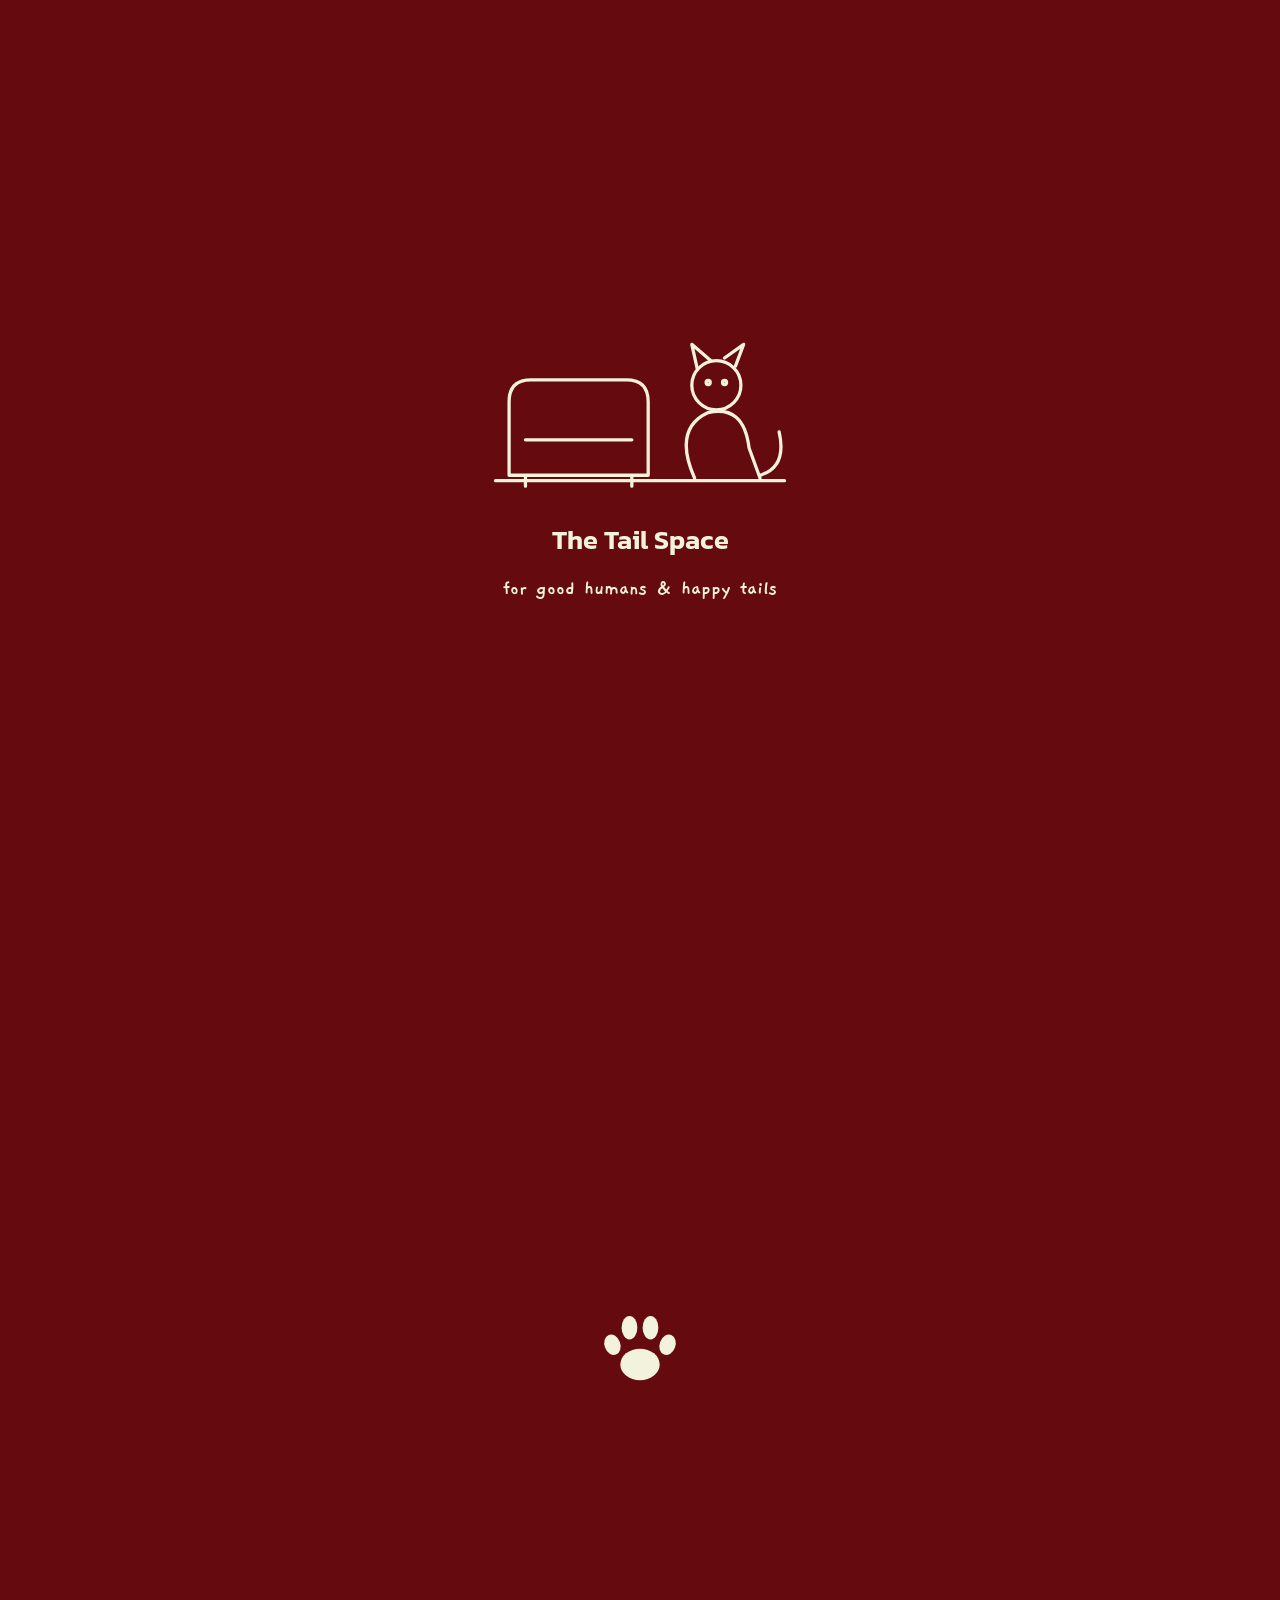
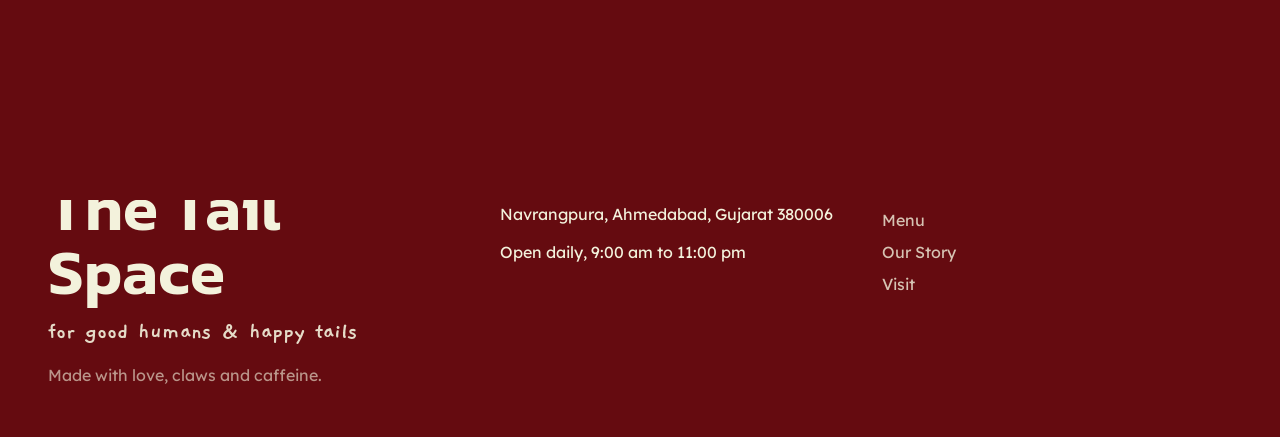
<file: about.html>
<!doctype html><html lang="en"><head><meta charset="utf-8"><meta name="viewport" content="width=device-width,initial-scale=1,viewport-fit=cover"><title>Our Story | The Tail Space</title><meta name="description" content="The Tail Space, a pet-friendly café in Vasant Vihar, Navrangpura, Ahmedabad."><meta name="theme-color" content="#650b10"><meta property="og:title" content="Our Story | The Tail Space"><meta property="og:description" content="Coffee, comfort and a few too many pets on the walls."><link rel="icon" href="logo.png"><link rel="preconnect" href="https://fonts.googleapis.com"><link rel="preconnect" href="https://fonts.gstatic.com" crossorigin><link href="https://fonts.googleapis.com/css2?family=Gaegu:wght@700&family=Kanit:wght@600;800&family=Lexend:wght@400;500&display=swap" rel="stylesheet"><script type="application/ld+json">{"@context":"https://schema.org","@type":"CafeOrCoffeeShop","name":"The Tail Space","address":{"@type":"PostalAddress","streetAddress":"32, Umashankar Joshi Marg, Vasant Vihar, Navrangpura","addressLocality":"Ahmedabad","addressRegion":"Gujarat","postalCode":"380006","addressCountry":"IN"}}</script><link rel="stylesheet" href="style.css"></head><body><header id="hd"></header><main class="pg" data-k="about"><section class="ph"><h1>Our Story</h1><p>A café where pets are guests, not exceptions.</p></section>
<section class="w"><div class="tm rv"><h3>The idea</h3><p>Great coffee tastes better with a warm head on your lap.</p></div><div class="tm rv"><h3>The walls</h3><p>Sketch artists filled every wall with cats, dogs and mischief.</p></div><div class="tm rv"><h3>The space</h3><p>Opened in Vasant Vihar, Navrangpura, for slow sips and long chats.</p></div></section>
<section class="w"><h2 class="h2 rv">House rules for humans</h2><div class="rl"><div class="rv">Pets first, humans second.</div><div class="rv">Pet the dog, not the espresso machine.</div><div class="rv">Laptops welcome, long chats better.</div><div class="rv">Leave with a full cup and a lighter head.</div></div></section>
<section class="cta"><h2 class="rv">Meet us in person.</h2><a class="bt" href="contact.html">Find the space</a></section></main>
<footer id="ft"></footer><script src="script.js"></script></body></html>
</file>
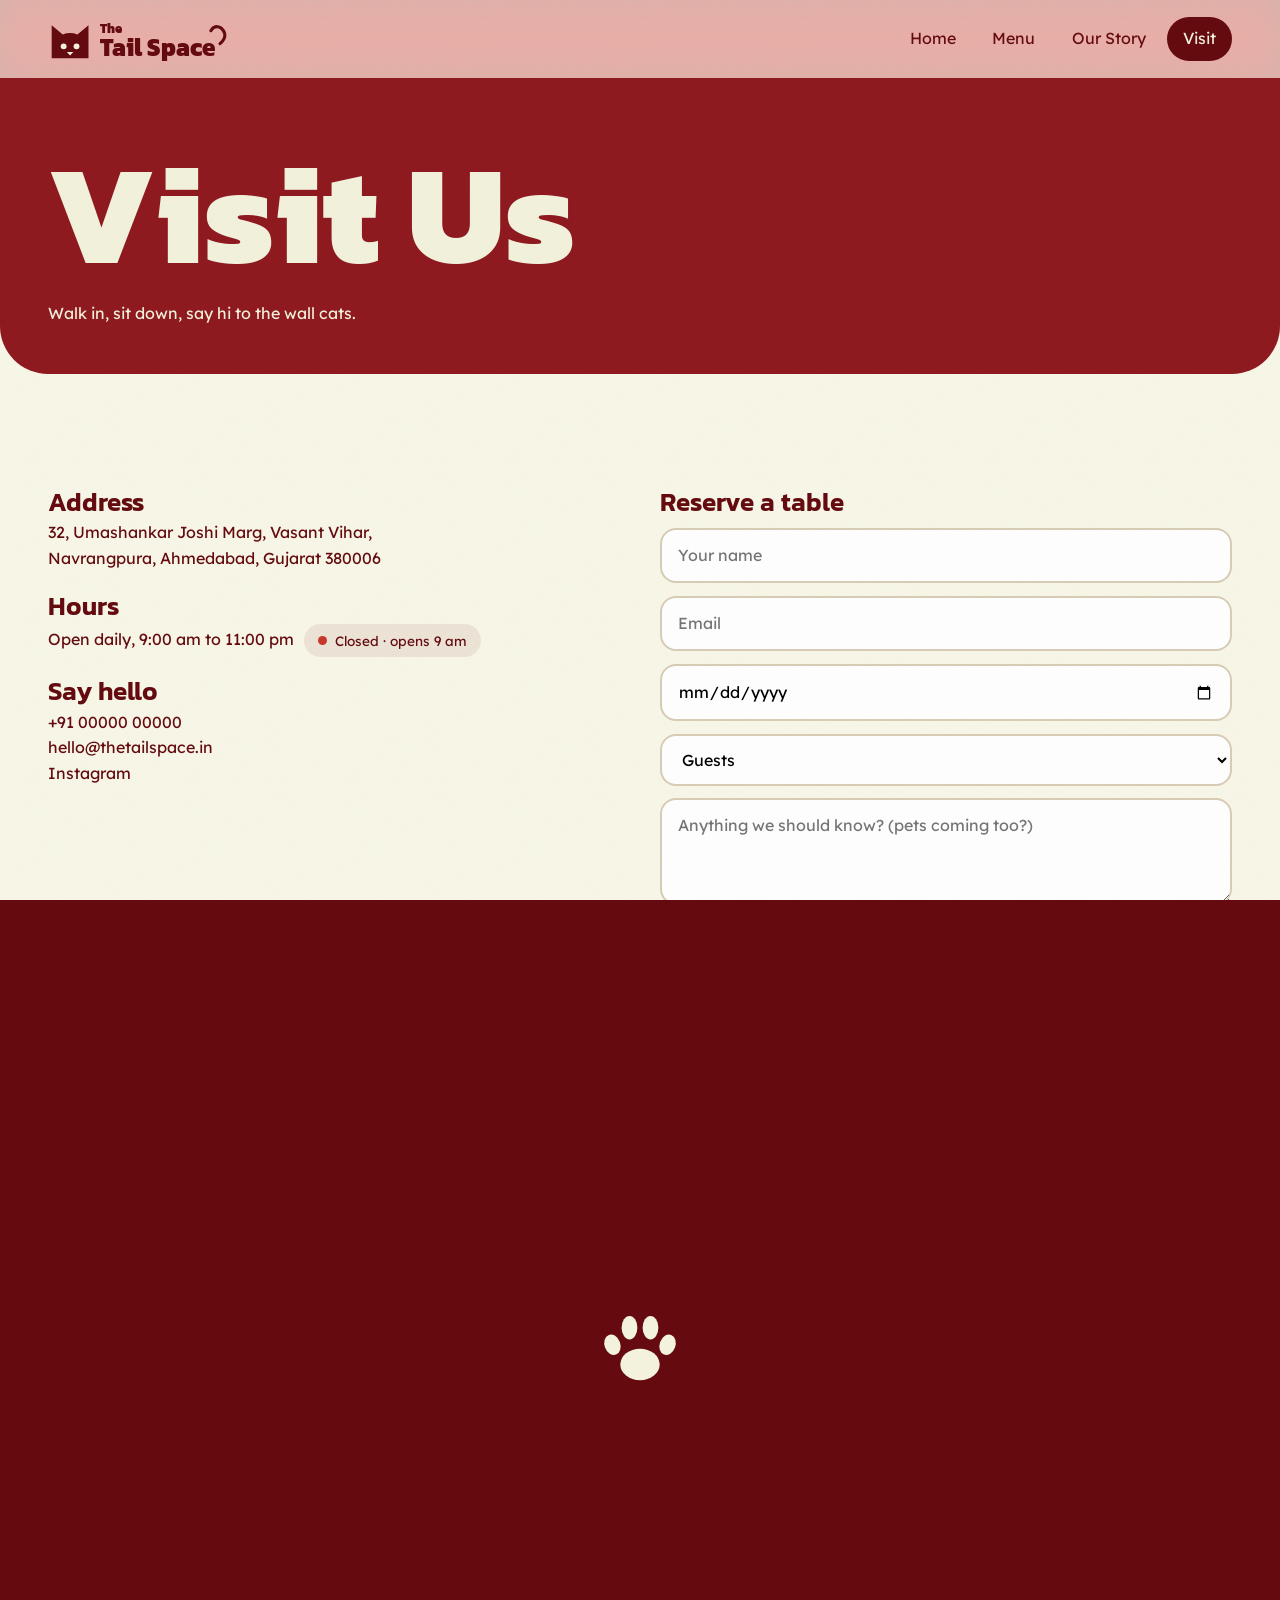
<file: contact.html>
<!doctype html><html lang="en"><head><meta charset="utf-8"><meta name="viewport" content="width=device-width,initial-scale=1,viewport-fit=cover"><title>Visit | The Tail Space</title><meta name="description" content="The Tail Space, a pet-friendly café in Vasant Vihar, Navrangpura, Ahmedabad."><meta name="theme-color" content="#650b10"><meta property="og:title" content="Visit | The Tail Space"><meta property="og:description" content="Coffee, comfort and a few too many pets on the walls."><link rel="icon" href="logo.png"><link rel="preconnect" href="https://fonts.googleapis.com"><link rel="preconnect" href="https://fonts.gstatic.com" crossorigin><link href="https://fonts.googleapis.com/css2?family=Gaegu:wght@700&family=Kanit:wght@600;800&family=Lexend:wght@400;500&display=swap" rel="stylesheet"><script type="application/ld+json">{"@context":"https://schema.org","@type":"CafeOrCoffeeShop","name":"The Tail Space","address":{"@type":"PostalAddress","streetAddress":"32, Umashankar Joshi Marg, Vasant Vihar, Navrangpura","addressLocality":"Ahmedabad","addressRegion":"Gujarat","postalCode":"380006","addressCountry":"IN"}}</script><link rel="stylesheet" href="style.css"></head><body><header id="hd"></header><main class="pg" data-k="contact"><section class="ph"><h1>Visit Us</h1><p>Walk in, sit down, say hi to the wall cats.</p></section>
<section class="w"><div class="ct"><div><h3 style="margin-top:0">Address</h3><p>32, Umashankar Joshi Marg, Vasant Vihar,<br>Navrangpura, Ahmedabad, Gujarat 380006</p><h3>Hours</h3><p class="hrs">Open daily, 9:00 am to 11:00 pm</p><h3>Say hello</h3><p><a href="tel:+910000000000">+91 00000 00000</a><br><a href="mailto:hello@thetailspace.in">hello@thetailspace.in</a><br><a href="#" aria-label="Instagram">Instagram</a></p></div>
<form id="rf" novalidate><h3 style="margin:0;color:var(--navy);font-size:1.6rem">Reserve a table</h3><input required placeholder="Your name" aria-label="Name"><input required type="email" placeholder="Email" aria-label="Email"><input required type="date" aria-label="Date"><select required aria-label="Guests"><option value="">Guests</option><option>1-2</option><option>3-4</option><option>5+</option></select><textarea placeholder="Anything we should know? (pets coming too?)" rows="3" aria-label="Notes"></textarea><button class="bt" type="submit">Request table</button><p id="fm" role="status"></p></form></div>
<iframe title="Map to The Tail Space" loading="lazy" src="https://maps.google.com/maps?q=32+Umashankar+Joshi+Marg+Vasant+Vihar+Navrangpura+Ahmedabad+380006&output=embed"></iframe></section></main>
<footer id="ft"></footer><script src="script.js"></script></body></html>
</file>
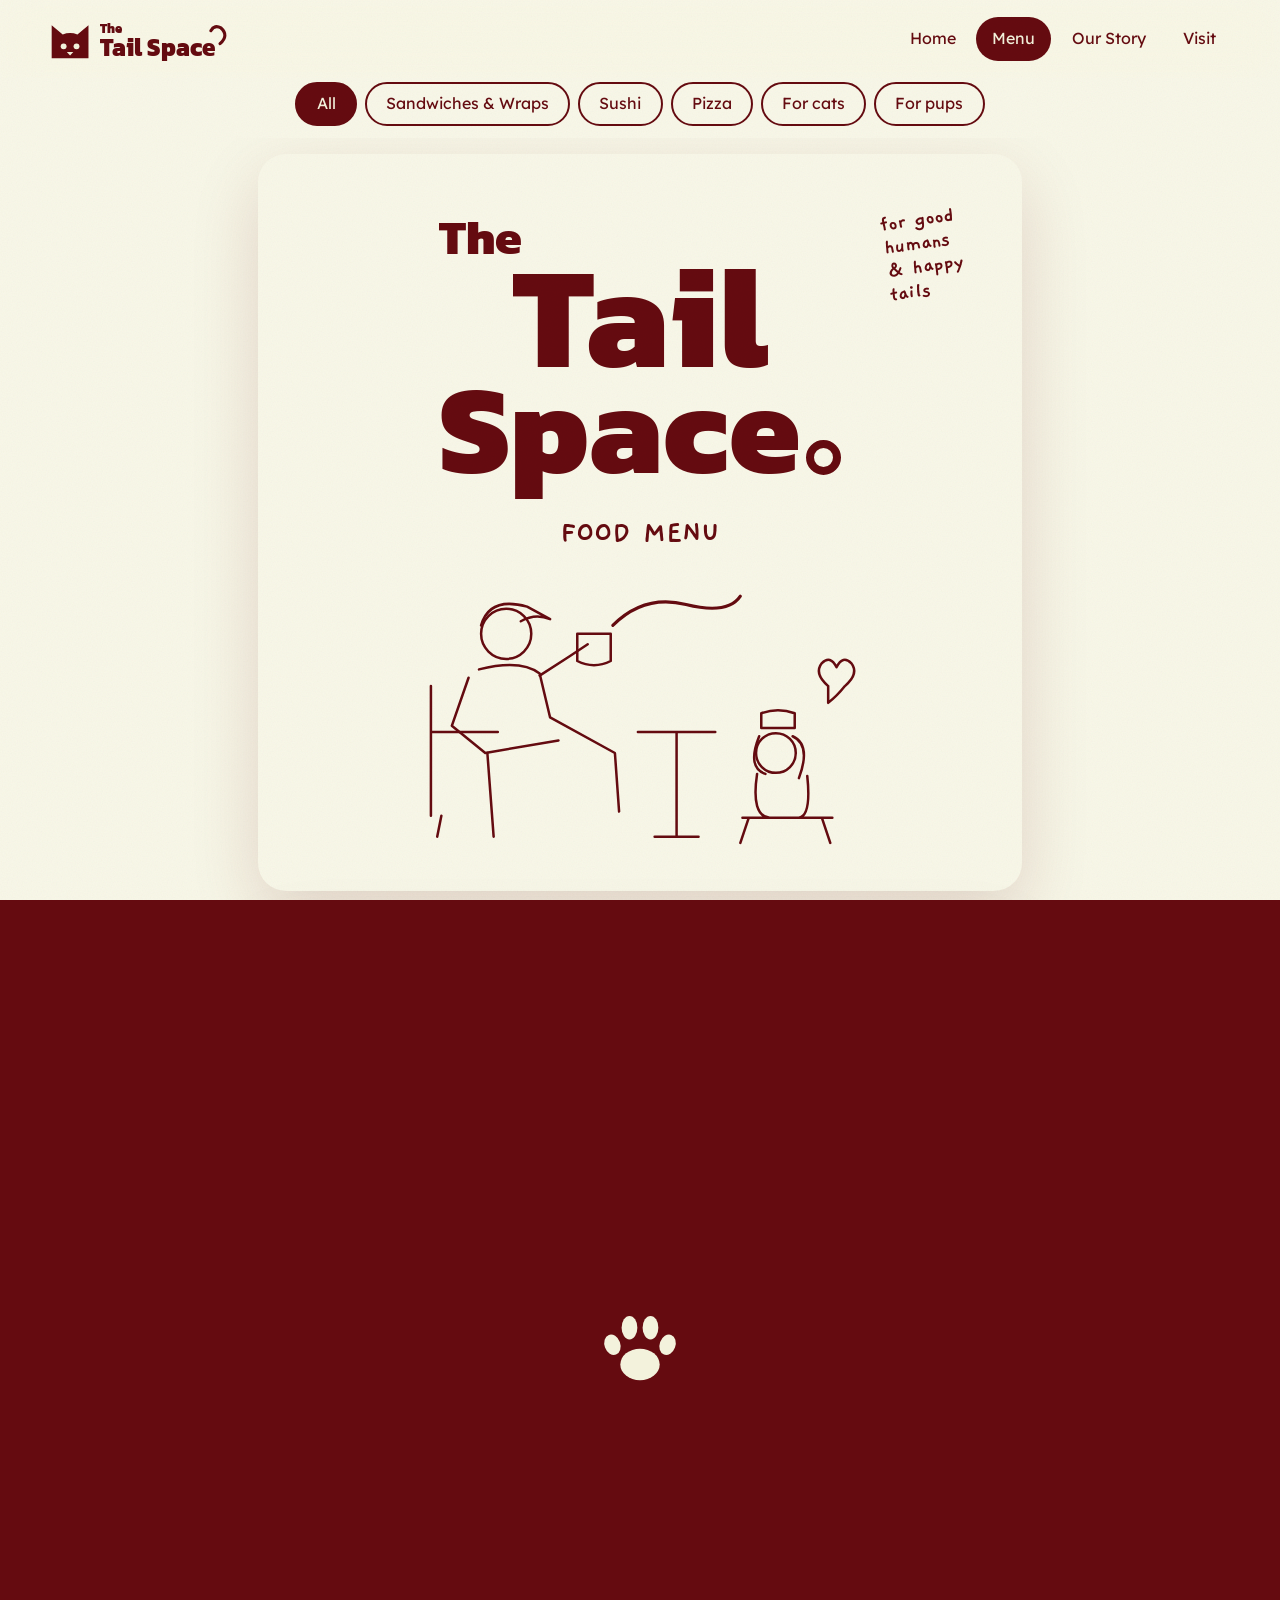
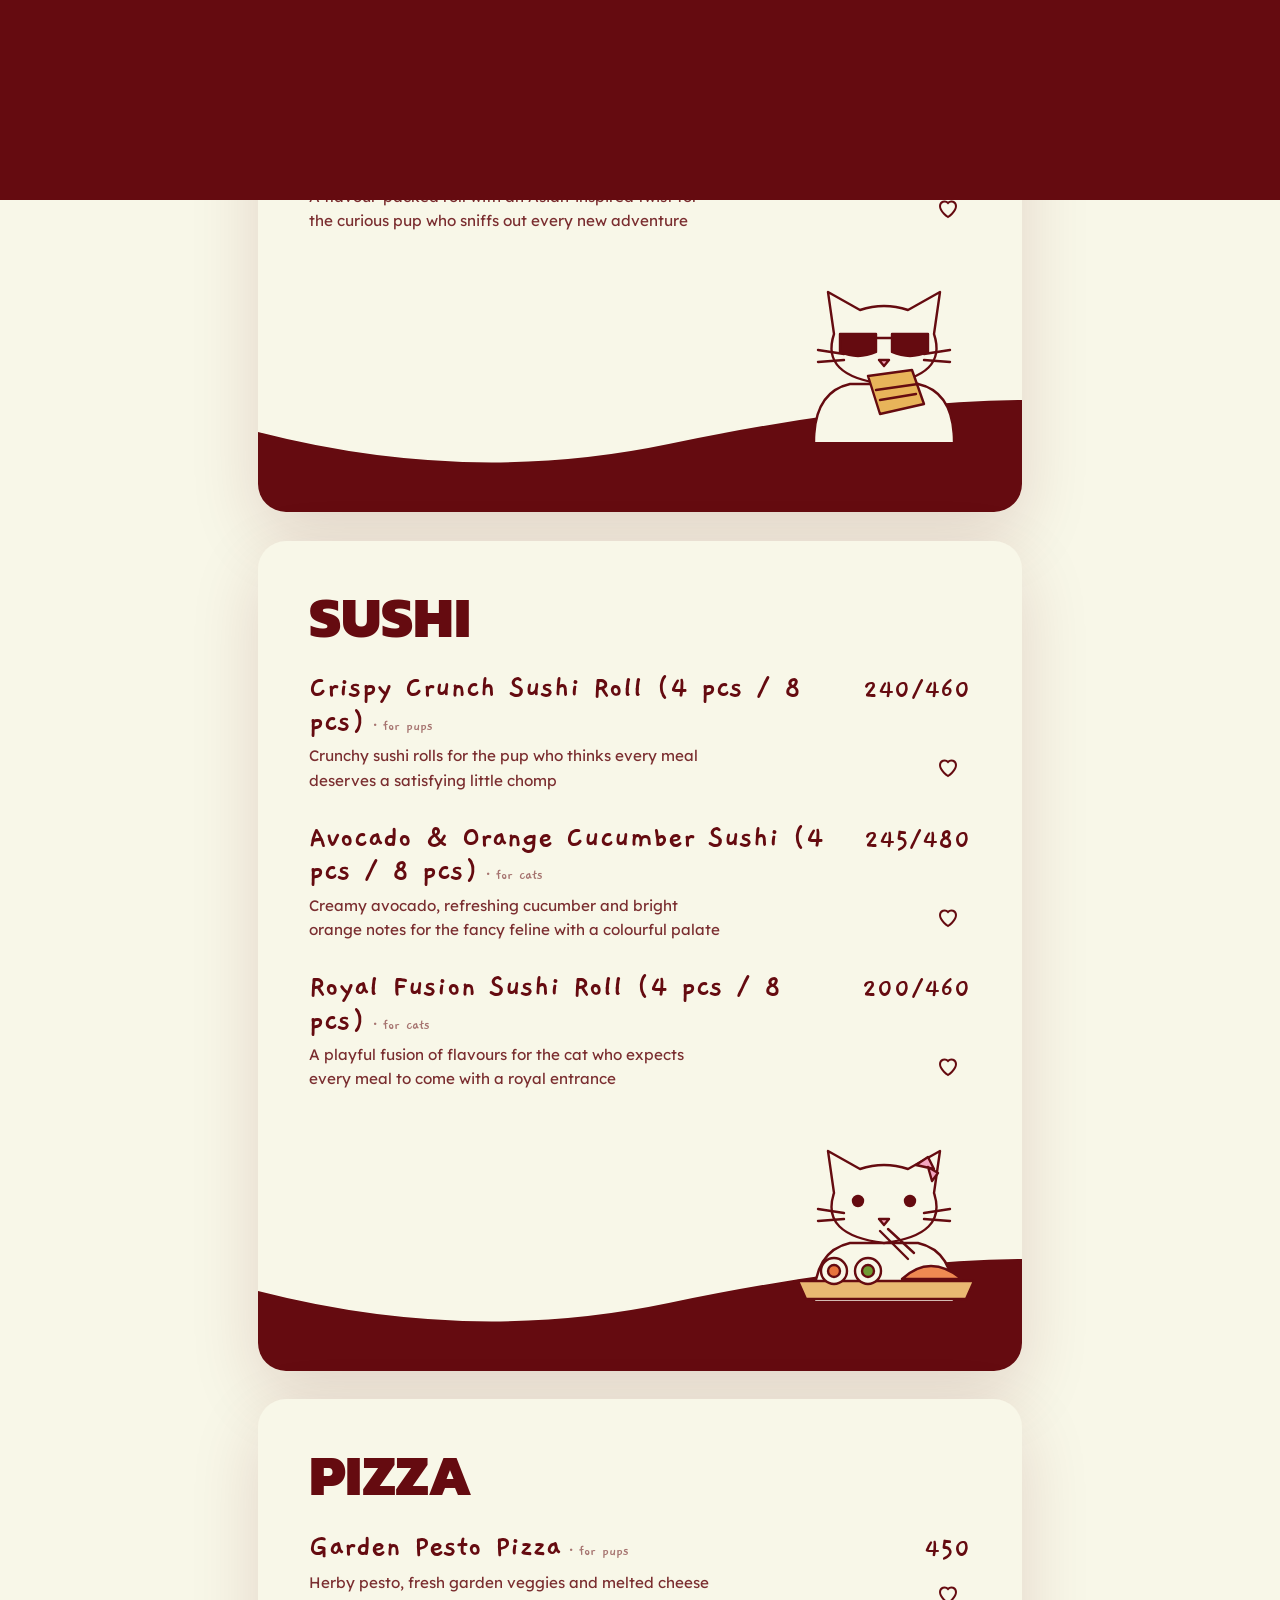
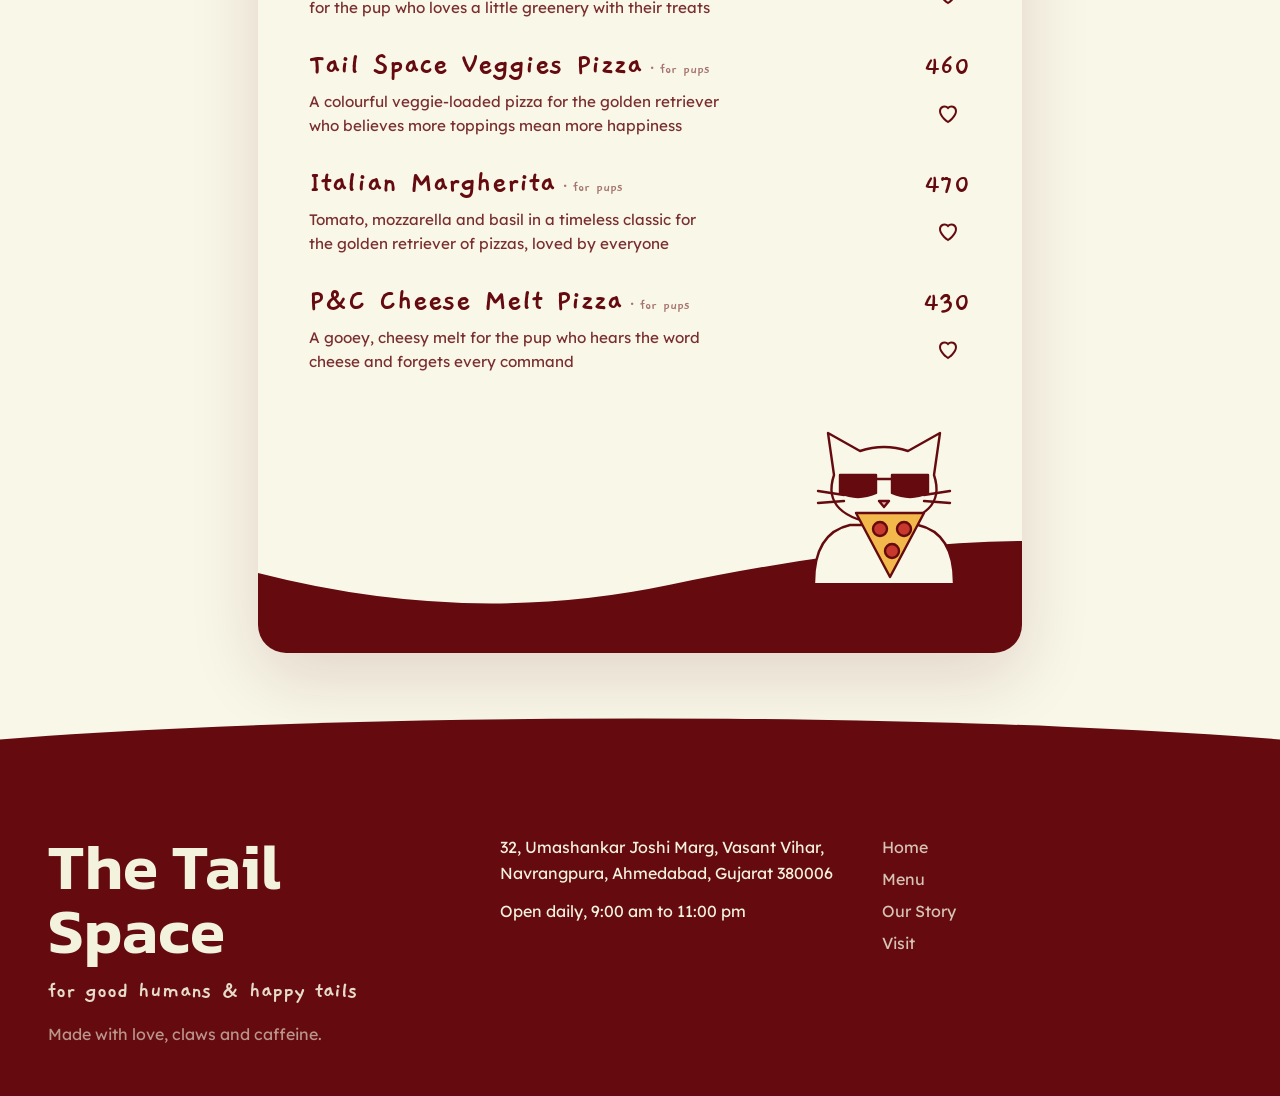
<file: menu.html>
<!doctype html><html lang="en"><head><meta charset="utf-8"><meta name="viewport" content="width=device-width,initial-scale=1,viewport-fit=cover"><title>Menu | The Tail Space</title><meta name="description" content="The Tail Space, a pet-friendly café in Vasant Vihar, Navrangpura, Ahmedabad."><meta name="theme-color" content="#650b10"><meta property="og:title" content="Menu | The Tail Space"><meta property="og:description" content="Coffee, comfort and a few too many pets on the walls."><link rel="icon" href="logo.png"><link rel="preconnect" href="https://fonts.googleapis.com"><link rel="preconnect" href="https://fonts.gstatic.com" crossorigin><link href="https://fonts.googleapis.com/css2?family=Gaegu:wght@700&family=Kanit:wght@600;800&family=Lexend:wght@400;500&display=swap" rel="stylesheet"><script type="application/ld+json">{"@context":"https://schema.org","@type":"CafeOrCoffeeShop","name":"The Tail Space","address":{"@type":"PostalAddress","streetAddress":"32, Umashankar Joshi Marg, Vasant Vihar, Navrangpura","addressLocality":"Ahmedabad","addressRegion":"Gujarat","postalCode":"380006","addressCountry":"IN"}}</script><link rel="stylesheet" href="style.css"></head><body><header id="hd"></header><main class="pg" data-k="menu"><div class="tabs" id="tb" role="tablist"><button class="on" data-c="all">All</button><button data-c="sw">Sandwiches &amp; Wraps</button><button data-c="sushi">Sushi</button><button data-c="pizza">Pizza</button><button data-c="cat">For cats</button><button data-c="pup">For pups</button></div><section class="mw"><article class="ms cv rv" data-c="cover"><div class="lg"><span class="a">The</span><span class="b">Tail</span><span class="c">Space<i></i></span><em>for good<br>humans<br>&amp; happy<br>tails</em></div><p class="fm">FOOD MENU</p>
<svg class="cs" viewBox="0 0 440 270" fill="none" role="img" aria-label="Sketch of a person and a dog having coffee"><circle class="sk" cx="92" cy="62" r="24"/><path class="sk" d="M68 54Q76 26 112 36L134 48Q120 42 106 50"/><path class="sk" d="M66 96Q106 86 124 100L134 142 196 176 200 232M56 104 40 150 72 176 142 164"/><path class="sk" d="M124 102 152 84 170 72"/><path class="sk" d="M160 62h32v26q-16 8-32 0z"/><path class="sk" d="M20 112V236M20 156H84M30 236 26 256M74 176 80 256"/><path class="sk" d="M218 156H292M255 156V256M234 256H276"/><circle class="sk" cx="350" cy="176" r="19"/><path class="sk" d="M334 160Q322 190 340 196M366 160Q384 168 372 200"/><path class="sk" d="M332 196Q326 236 344 238H372Q384 236 380 198M318 238H404M324 238 316 262M394 238 402 262"/><path class="sk" d="M336 152h32v-14q-16-6-32 0z"/><path class="st" d="M194 54q30-30 70-20t52-8"/><path class="sk" d="M400 112q-14-12-6-22 8-8 14 4 6-12 14-4 8 10-6 22-8 10-16 16z"/></svg></article><article class="ms rv" data-c="sw"><h2>Sandwiches</h2><div class="mi"><h3>Spicy Chilli Toast</h3><b>320</b><p>Crunchy toast with a fiery chilli kick for the little cat who always has their claws out</p></div><div class="mi"><h3>Tail Space Sandwich</h3><b>340</b><p>A hearty, flavour-packed sandwich for the pup who believes good things should come in big bites</p></div><div class="mi"><h3>Veg Grilled Sandwich</h3><b>230</b><p>Toasty bread packed with veggie goodness for the good pup who actually eats their greens</p></div><h2>Wraps</h2><div class="mi"><h3>Tail Space Paneer Tikka Wrap</h3><b>280</b><p>Smoky paneer tikka wrapped in soft bread for the pup who comes running at the first whiff of a barbecue</p></div><div class="mi"><h3>Mexican Wrap</h3><b>255</b><p>Spiced beans, crunchy veggies and zesty flavours for the cat whose zoomies have no off switch</p></div><div class="mi"><h3>Chinese Roll Wrap</h3><b>260</b><p>A flavour-packed roll with an Asian-inspired twist for the curious pup who sniffs out every new adventure</p></div><div class="wv"><svg class="wvs" viewBox="0 0 800 130" preserveAspectRatio="none" aria-hidden="true"><path d="M0 50Q220 104 430 62T800 18V130H0Z" fill="#650b10"/></svg><svg class="mc" viewBox="0 0 200 170" fill="none" role="img" aria-label="Cat in sunglasses eating a sandwich"><path class="sk" fill="#f8f7e8" d="M30 170Q30 120 66 112L134 112Q170 120 170 170"/><path class="sk" fill="#f8f7e8" d="M50 62 44 20 76 38Q100 30 124 38L156 20 150 62Q164 104 100 112 36 104 50 62Z"/><path class="sk" fill="none" d="M34 78 60 82M34 90 60 88M166 78 140 82M166 90 140 88"/><path class="sk" fill="#f5a3b9" d="M95 88h10l-5 6z"/><path class="sk" fill="#650b10" d="M56 62h36v18q-18 8-36 0zM108 62h36v18q-18 8-36 0zM92 66h16"/><path class="sk" fill="#e8b45a" d="M84 104 128 98 140 132 96 142Z"/><path class="sk" fill="#6f9c33" d="M92 118 134 112"/><path class="sk" fill="#c8382c" d="M96 128 132 122"/></svg></div></article><article class="ms rv" data-c="sushi"><h2>Sushi</h2><div class="mi"><h3>Crispy Crunch Sushi Roll (4 pcs / 8 pcs)</h3><b>240/460</b><p>Crunchy sushi rolls for the pup who thinks every meal deserves a satisfying little chomp</p></div><div class="mi"><h3>Avocado &amp; Orange Cucumber Sushi (4 pcs / 8 pcs)</h3><b>245/480</b><p>Creamy avocado, refreshing cucumber and bright orange notes for the fancy feline with a colourful palate</p></div><div class="mi"><h3>Royal Fusion Sushi Roll (4 pcs / 8 pcs)</h3><b>200/460</b><p>A playful fusion of flavours for the cat who expects every meal to come with a royal entrance</p></div><div class="wv"><svg class="wvs" viewBox="0 0 800 130" preserveAspectRatio="none" aria-hidden="true"><path d="M0 50Q220 104 430 62T800 18V130H0Z" fill="#650b10"/></svg><svg class="mc" viewBox="0 0 200 170" fill="none" role="img" aria-label="Cat in a kimono eating sushi"><path class="sk" fill="#f8f7e8" d="M30 170Q30 120 66 112L134 112Q170 120 170 170"/><path class="sk" fill="#f8f7e8" d="M50 62 44 20 76 38Q100 30 124 38L156 20 150 62Q164 104 100 112 36 104 50 62Z"/><path class="sk" fill="none" d="M34 78 60 82M34 90 60 88M166 78 140 82M166 90 140 88"/><path class="sk" fill="#f5a3b9" d="M95 88h10l-5 6z"/><circle class="sk" fill="#650b10" cx="74" cy="70" r="5"/><circle class="sk" fill="#650b10" cx="126" cy="70" r="5"/><path class="sk" fill="#f4a6c0" d="M132 34l12-8 6 12zM144 36l10 6-6 8z"/><path class="sk" fill="#e9b872" d="M14 150H190L182 168H22Z"/><circle class="sk" fill="#f8f7e8" cx="50" cy="140" r="13"/><circle class="sk" fill="#e8743c" cx="50" cy="140" r="6"/><circle class="sk" fill="#f8f7e8" cx="84" cy="140" r="13"/><circle class="sk" fill="#6f9c33" cx="84" cy="140" r="6"/><path class="sk" fill="#ef8a52" d="M118 148Q146 122 178 148Z"/><path class="sk" fill="none" d="M96 100 124 128M104 98 130 122"/></svg></div></article><article class="ms rv" data-c="pizza"><h2>Pizza</h2><div class="mi"><h3>Garden Pesto Pizza</h3><b>450</b><p>Herby pesto, fresh garden veggies and melted cheese for the pup who loves a little greenery with their treats</p></div><div class="mi"><h3>Tail Space Veggies Pizza</h3><b>460</b><p>A colourful veggie-loaded pizza for the golden retriever who believes more toppings mean more happiness</p></div><div class="mi"><h3>Italian Margherita</h3><b>470</b><p>Tomato, mozzarella and basil in a timeless classic for the golden retriever of pizzas, loved by everyone</p></div><div class="mi"><h3>P&amp;C Cheese Melt Pizza</h3><b>430</b><p>A gooey, cheesy melt for the pup who hears the word cheese and forgets every command</p></div><div class="wv"><svg class="wvs" viewBox="0 0 800 130" preserveAspectRatio="none" aria-hidden="true"><path d="M0 50Q220 104 430 62T800 18V130H0Z" fill="#650b10"/></svg><svg class="mc" viewBox="0 0 200 170" fill="none" role="img" aria-label="Cat in sunglasses eating pizza"><path class="sk" fill="#f8f7e8" d="M30 170Q30 120 66 112L134 112Q170 120 170 170"/><path class="sk" fill="#f8f7e8" d="M50 62 44 20 76 38Q100 30 124 38L156 20 150 62Q164 104 100 112 36 104 50 62Z"/><path class="sk" fill="none" d="M34 78 60 82M34 90 60 88M166 78 140 82M166 90 140 88"/><path class="sk" fill="#f5a3b9" d="M95 88h10l-5 6z"/><path class="sk" fill="#650b10" d="M56 62h36v18q-18 8-36 0zM108 62h36v18q-18 8-36 0zM92 66h16"/><path class="sk" fill="#f2b84b" d="M72 100H140L106 164Z"/><circle class="sk" fill="#c8382c" cx="96" cy="116" r="7"/><circle class="sk" fill="#c8382c" cx="120" cy="116" r="7"/><circle class="sk" fill="#c8382c" cx="108" cy="138" r="7"/></svg></div></article></section></main>
<footer id="ft"></footer><script src="script.js"></script></body></html>
</file>
<file: style.css>
:root{--navy:#650b10;--cream:#f3f2dc;--paper:#f8f7e8;--rasp:#8f1a20;--red:#650b10;--sky:#e6dfbd;--ink:#650b10;--org:#b8602c;--e:cubic-bezier(.22,1,.36,1);--f:'Kanit',sans-serif;--p:clamp(1rem,4vw,3rem);color-scheme:light}
*{box-sizing:border-box;margin:0}html{scroll-behavior:smooth;height:100%}
body{font:400 1rem/1.6 'Lexend',sans-serif;background:var(--paper);color:var(--ink);overflow-x:hidden}
h1,h2,h3{font-family:var(--f);font-weight:600;line-height:1}a{color:inherit;text-decoration:none}
.w{padding:clamp(3.5rem,9vw,8rem) var(--p);max-width:1400px;margin:auto}.h2{font-size:clamp(2.2rem,6vw,4.5rem);color:var(--navy)}
#hd{position:fixed;inset:0 0 auto;z-index:50;display:flex;justify-content:space-between;align-items:center;padding:calc(1rem + env(safe-area-inset-top,0px)) var(--p) 1rem;transition:.6s var(--e);background:rgba(248,247,232,.65);backdrop-filter:blur(18px) saturate(1.6)}
#hd.sm{padding-top:calc(.45rem + env(safe-area-inset-top,0px));padding-bottom:.45rem}
.logo{font:600 1.4rem var(--f);color:var(--navy);position:relative;z-index:60}
nav{display:flex;gap:.3rem}nav a{padding:.6rem 1rem;border-radius:99px;transition:.5s var(--e)}nav a.on,nav a:hover{background:var(--navy);color:var(--cream)}
#bg{display:none}
.pg{display:none}.pg.on{display:block;animation:up .9s var(--e)}@keyframes up{from{opacity:0;transform:translateY(24px)}}
.hero{min-height:100svh;display:flex;flex-direction:column;padding-top:4.3rem;background:var(--cream)}
.pn{display:grid;grid-template-columns:1fr 1fr 1fr;flex:1}.pn>div{display:flex;align-items:center;justify-content:center;overflow:hidden;min-height:44vh}
.pn svg{width:min(92%,340px);height:auto;max-height:58vh}.p1{background:#e6dfbd}.p2{background:var(--cream)}.p3{background:var(--red)}
.ttl{background:var(--navy);color:var(--cream);padding:1.2rem var(--p) 1.4rem;display:flex;justify-content:space-between;align-items:flex-end;gap:1rem;flex-wrap:wrap}
.ttl h1{font-size:clamp(2.6rem,9vw,7.5rem)}.ttl p{max-width:28ch;opacity:.85}
.sk{stroke:var(--ink);stroke-width:2.4;stroke-linejoin:round;stroke-linecap:round;stroke-dasharray:1;stroke-dashoffset:1;fill-opacity:0;animation:dr 1.6s var(--e) forwards,fi .9s forwards;animation-delay:calc(var(--ld,2.8s) + var(--d,0s)),calc(var(--ld,2.8s) + var(--d,0s) + 1.1s)}
@keyframes dr{to{stroke-dashoffset:0}}@keyframes fi{to{fill-opacity:1}}
.fl{animation:fl 6s ease-in-out infinite}@keyframes fl{50%{transform:translateY(-10px)}}
.sw{transform-origin:50% 0;animation:sw 5s ease-in-out infinite}@keyframes sw{50%{transform:rotate(3deg)}}
.tw{transform-box:fill-box;transform-origin:0 0;animation:wg 1.4s ease-in-out infinite alternate}@keyframes wg{to{transform:rotate(9deg)}}
.bk{transform-box:fill-box;transform-origin:center;animation:bl 5s infinite}@keyframes bl{94%,98%{transform:scaleY(.1)}}
.st{fill:none;stroke:var(--ink);stroke-width:3;stroke-linecap:round;animation:stm 3s ease-in-out infinite}@keyframes stm{0%{opacity:0;transform:translateY(8px)}40%{opacity:.9}100%{opacity:0;transform:translateY(-14px)}}
#pre{position:fixed;inset:0;z-index:99;background:var(--navy);display:grid;place-content:center;justify-items:center;gap:1rem;transition:transform 1s var(--e);--ld:0s;color:var(--cream)}
#pre.x{transform:translateY(-100%)}#pre svg{width:min(70vw,300px)}#pre .sk{stroke:var(--cream)}
#pre b{font:600 1.7rem var(--f);opacity:0;animation:fo 1s 1.2s forwards}@keyframes fo{to{opacity:1}}
.mq{background:var(--org);color:var(--cream);overflow:hidden;white-space:nowrap;font:600 clamp(1.4rem,4vw,2.4rem) var(--f);padding:.8rem 0}.mq span{display:inline-block;animation:mq 26s linear infinite}@keyframes mq{to{transform:translateX(-50%)}}
.hs{display:flex;gap:1rem;overflow-x:auto;scroll-snap-type:x mandatory;padding:2rem var(--p) 1rem 0;scrollbar-width:none}
.cd{flex:0 0 min(78vw,320px);scroll-snap-align:start;border-radius:28px;padding:1.6rem;min-height:300px;display:flex;flex-direction:column;justify-content:space-between;color:var(--cream);transition:transform .8s var(--e)}
.cd:nth-child(even){margin-top:2.5rem}.cd:hover{transform:translateY(-8px) rotate(-1deg)}.cd h3{font-size:2rem}.cd b{font:600 1.4rem var(--f)}
.st2{position:relative;overflow:hidden;display:grid;gap:2rem;grid-template-columns:1.1fr 1fr;align-items:center;isolation:isolate}
.out{position:absolute;right:-2%;top:50%;translate:0 -50%;font:700 clamp(9rem,30vw,26rem) var(--f);-webkit-text-stroke:2px rgba(101,11,16,.14);color:transparent;z-index:-1;pointer-events:none}
.ns{display:flex;gap:2rem;flex-wrap:wrap;margin:1.5rem 0}.ns b{display:block;font:600 3rem var(--f);color:var(--rasp)}
.qs{position:relative;min-height:3.5rem;font:500 1.4rem var(--f);color:var(--navy)}.q{position:absolute;inset:0;opacity:0;transform:translateY(12px);transition:.9s var(--e)}.q.on{opacity:1;transform:none}
.cta{background:var(--sky);padding:clamp(3rem,8vw,6rem) var(--p);display:grid;gap:1.2rem;justify-items:start}.cta h2{font-size:clamp(2.2rem,7vw,5rem);color:var(--navy)}
.bt{display:inline-block;padding:.9rem 1.8rem;min-height:48px;border-radius:99px;background:var(--navy);color:var(--cream);border:0;cursor:pointer;font:500 1rem 'Lexend';transition:.5s var(--e)}.bt:hover{transform:scale(1.05);background:var(--rasp)}
.ph{padding:9rem var(--p) 3rem;background:var(--rasp);color:var(--cream);border-radius:0 0 48px 48px}.ph h1{font-size:clamp(3rem,11vw,9rem)}.ph p{max-width:44ch;margin-top:1rem}
.tabs{position:sticky;top:3.8rem;z-index:20;display:flex;gap:.5rem;overflow-x:auto;padding:.8rem var(--p);background:var(--paper);scrollbar-width:none}
.tabs button{flex:none;min-height:44px;padding:0 1.2rem;border-radius:99px;border:2px solid var(--navy);background:none;color:var(--navy);font:inherit;cursor:pointer;transition:.4s var(--e)}.tabs button.on{background:var(--navy);color:var(--cream)}
.mg{display:grid;grid-template-columns:repeat(auto-fill,minmax(min(100%,300px),1fr));gap:1rem}
.it{padding:1.4rem;border-radius:24px;background:var(--cream);display:flex;justify-content:space-between;gap:1rem;animation:up .7s var(--e) both}.it:nth-child(3n+1){background:#f3d6df}.it:nth-child(3n+2){background:#d4e8f3}
.it h3{font-size:1.4rem;color:var(--navy);margin-bottom:.3rem}.it b{font:600 1.3rem var(--f);color:var(--rasp);white-space:nowrap}.x{display:none}
.tm{border-left:3px solid var(--navy);padding:0 0 2.2rem 1.6rem;position:relative;margin-left:8px}.tm::before{content:'';position:absolute;left:-10px;top:4px;width:17px;height:17px;border-radius:50%;background:var(--rasp)}.tm h3{font-size:1.8rem;color:var(--navy)}
.rl{display:grid;grid-template-columns:repeat(auto-fit,minmax(220px,1fr));gap:1.2rem;margin-top:2rem}.rl div{padding:1.8rem;border-radius:22px;background:var(--navy);color:var(--cream);font:500 1.4rem/1.2 var(--f)}.rl div:nth-child(2n){background:var(--rasp);transform:rotate(1.5deg)}.rl div:nth-child(2n+1){transform:rotate(-1.5deg)}
.ct{display:grid;grid-template-columns:1fr 1fr;gap:2.5rem}.ct h3{font-size:1.6rem;color:var(--navy);margin:1.4rem 0 .3rem}
form{display:grid;gap:.8rem}input,select,textarea{width:100%;min-height:48px;padding:.8rem 1rem;border-radius:16px;border:2px solid #d9cdb6;background:#fff;font:inherit}input:focus,textarea:focus,select:focus{outline:0;border-color:var(--navy)}
iframe{width:100%;height:340px;border:0;border-radius:28px;margin-top:2rem}
#ft{background:var(--navy);color:var(--cream);padding:3rem var(--p) calc(3rem + env(safe-area-inset-bottom,0px))}#ft h2{font-size:clamp(2rem,6vw,4rem);margin-bottom:.8rem}#ft .s{opacity:.6;margin-top:1rem}
#cu{position:fixed;left:-8px;top:-8px;width:16px;height:16px;border-radius:50%;background:var(--rasp);pointer-events:none;z-index:98;mix-blend-mode:multiply;transition:width .3s,height .3s,margin .3s}#cu.h{width:44px;height:44px;margin:-14px}
.rv{opacity:0;transform:translateY(40px);transition:1s var(--e)}.rv.in{opacity:1;transform:none}
@media(pointer:coarse){#cu{display:none}}
@media(max-width:800px){.pn{grid-template-columns:1fr 1fr}.p3{grid-column:1/3}.pn>div{min-height:32vh}.st2,.ct{grid-template-columns:1fr}
#bg{display:block;position:relative;z-index:60;width:46px;height:46px;border:0;background:none;color:var(--navy)}#bg i{position:absolute;left:11px;right:11px;height:2px;background:currentColor;transition:.6s var(--e)}#bg i:first-child{top:18px}#bg i:last-child{top:27px}
body.mo #bg{color:var(--cream)}body.mo #bg i:first-child{top:22px;rotate:45deg}body.mo #bg i:last-child{top:22px;rotate:-45deg}body.mo .logo{color:var(--cream)}
nav{position:fixed;inset:0;flex-direction:column;justify-content:center;align-items:center;gap:1rem;background:var(--navy);color:var(--cream);font:600 2.4rem var(--f);transform:translateY(-100%);transition:transform .8s var(--e);z-index:55}nav.o{transform:none}}
@media(prefers-reduced-motion:reduce){*{animation-duration:.01s!important;animation-delay:0s!important;transition-duration:.01s!important}.sk{stroke-dashoffset:0;fill-opacity:1}.rv{opacity:1;transform:none}}
.ttl h1,.ph h1{font-weight:800}.logo{font-weight:800}
.tabs{margin-top:4.3rem;justify-content:center}.mw{padding:1rem var(--p) 4rem;display:grid;gap:1.8rem;max-width:860px;margin:0 auto}
.ms{position:relative;background:var(--paper);padding:3rem clamp(1.2rem,5vw,3.2rem) 0;border-radius:28px;overflow:hidden;box-shadow:0 24px 70px rgba(101,11,16,.14);transform:none}
.ms h2{font:800 clamp(2.2rem,8vw,3.6rem)/1 'Kanit';text-transform:uppercase;color:var(--ink);margin:0 0 1.6rem}.ms h2:not(:first-child){margin-top:3rem}
.mi{display:grid;grid-template-columns:1fr auto;gap:.3rem 1.2rem;margin-bottom:1.8rem}.mi h3{font:700 clamp(1.45rem,4.6vw,2rem)/1.05 'Gaegu';color:var(--ink)}.mi b{font:700 clamp(1.4rem,4.4vw,1.8rem) 'Gaegu';color:var(--ink);white-space:nowrap}.mi p{grid-column:1;font-size:.95rem;max-width:46ch;opacity:.85}
.wv{position:relative;height:250px;margin:1.5rem calc(clamp(1.2rem,5vw,3.2rem)*-1) 0}.wvs{position:absolute;left:0;bottom:0;width:100%;height:130px}.mc{position:absolute;right:5%;bottom:70px;width:min(46%,200px);height:auto;animation:fl 6s ease-in-out infinite}
.ms .sk{--ld:0s;animation-play-state:paused}.ms.in .sk{animation-play-state:running}
.cv{text-align:center;padding-bottom:2rem}.lg{display:inline-grid;position:relative;line-height:.82;color:var(--ink);font-family:'Kanit';font-weight:800;margin-top:1rem}.lg .a{font-size:clamp(2rem,7vw,3rem);justify-self:start}.lg .b{font-size:clamp(5rem,20vw,9rem)}.lg .c{font-size:clamp(4.4rem,17vw,8rem)}.lg i{display:inline-block;width:.28em;height:.28em;border:.07em solid var(--ink);border-radius:50%;margin-left:.04em;vertical-align:-.02em}
.lg em{position:absolute;right:-30%;top:-4%;font:700 clamp(1rem,3.2vw,1.4rem)/1.05 'Gaegu';rotate:-8deg;text-align:left}.fm{font:700 clamp(1.4rem,4vw,2rem) 'Gaegu';color:var(--ink);margin:2rem 0 1rem}.cs{width:min(100%,460px);height:auto}
@media(max-width:520px){.lg em{right:-24%}.cv{padding-left:1.8rem;padding-right:1.8rem}.lg{margin-right:3rem}}
::selection{background:var(--navy);color:var(--cream)}:focus-visible{outline:3px solid var(--org);outline-offset:3px}
body::after{content:'';position:fixed;inset:0;pointer-events:none;z-index:97;opacity:.06;mix-blend-mode:multiply;background-image:url("data:image/svg+xml,%3Csvg xmlns='http://www.w3.org/2000/svg' width='160' height='160'%3E%3Cfilter id='n'%3E%3CfeTurbulence type='fractalNoise' baseFrequency='.8' numOctaves='2'/%3E%3C/filter%3E%3Crect width='160' height='160' filter='url(%23n)'/%3E%3C/svg%3E")}
.wd{white-space:nowrap;display:inline-block}.lt{display:inline-block;transition:transform .5s var(--e)}.lt:hover{transform:translateY(-.1em) rotate(-6deg)}
.ttl{position:relative}.bd{position:absolute;right:var(--p);top:calc(clamp(96px,16vw,140px)*-.55);width:clamp(96px,16vw,140px);animation:spin 18s linear infinite;z-index:3}@keyframes spin{to{rotate:360deg}}.bd text{font:600 10.5px 'Kanit';letter-spacing:2px;fill:#650b10}
.pn>div{position:relative;cursor:pointer}
.bub{position:absolute;translate:-50% -100%;background:var(--cream);color:var(--navy);font:700 1.3rem 'Gaegu';padding:.3rem .9rem;border-radius:18px 18px 18px 4px;pointer-events:none;white-space:nowrap;animation:bub 1.6s var(--e) forwards;z-index:4;box-shadow:0 6px 20px rgba(101,11,16,.25)}@keyframes bub{0%{opacity:0;scale:.4}20%{opacity:1;scale:1}100%{opacity:0;translate:-50% -220%}}
.pw{position:fixed;width:22px;margin:-11px 0 0 -11px;color:var(--navy);pointer-events:none;z-index:40;animation:pw 1.9s ease-out forwards}.pw svg{display:block}@keyframes pw{0%{opacity:0}12%{opacity:.3}100%{opacity:0}}
#cur{position:fixed;inset:0;z-index:90;background:var(--navy);color:var(--cream);display:grid;place-items:center;transform:translateY(100%);pointer-events:none}#cur svg{width:84px}#cur.go{animation:cur 1.1s var(--e)}@keyframes cur{0%{transform:translateY(100%)}45%,55%{transform:none}100%{transform:translateY(-100%)}}
#cup{position:fixed;right:max(14px,env(safe-area-inset-right));bottom:calc(14px + env(safe-area-inset-bottom,0px));z-index:45;width:54px;height:54px;border-radius:50%;border:2px solid var(--navy);background:var(--paper);color:var(--navy);padding:9px;cursor:pointer;opacity:0;scale:.6;transition:.6s var(--e)}#cup.v{opacity:1;scale:1}#cup:hover{rotate:-8deg}
#tr{position:fixed;left:14px;right:78px;max-width:440px;bottom:calc(14px + env(safe-area-inset-bottom,0px));z-index:45;display:none;align-items:center;justify-content:space-between;gap:1rem;background:var(--navy);color:var(--cream);padding:.7rem .8rem .7rem 1.2rem;border-radius:99px;translate:0 160%;transition:translate .7s var(--e)}body.mnu #tr{display:flex}#tr.v{translate:0}#tr small{display:block;opacity:.7;font-size:.72rem}#tr b{font:600 1.1rem 'Kanit'}#tr .bt{background:var(--cream);color:var(--navy);padding:.5rem 1rem;min-height:40px}
.hr{grid-column:2;grid-row:2;justify-self:end;width:46px;height:46px;border:0;background:none;color:var(--ink);cursor:pointer;padding:11px;border-radius:50%;transition:.5s var(--e)}.hr svg{width:100%;height:100%;fill:none;stroke:currentColor;stroke-width:2}.hr:hover{background:rgba(101,11,16,.08)}.hr[aria-pressed=true] svg{fill:currentColor;animation:pop .6s var(--e)}@keyframes pop{40%{scale:1.4}}
.mood{text-align:center}.chips{display:flex;flex-wrap:wrap;gap:.6rem;justify-content:center;margin:2rem 0}.chips button{min-height:48px;padding:0 1.5rem;border-radius:99px;border:2px solid var(--navy);background:none;color:var(--navy);font:600 1.1rem 'Kanit';cursor:pointer;transition:.5s var(--e)}.chips button:hover{rotate:-3deg}.chips button.on{background:var(--navy);color:var(--cream)}
.pick{max-width:560px;margin:auto;padding:2rem;border-radius:32px;background:var(--cream);border:2px dashed var(--navy);display:grid;gap:.7rem;justify-items:center;min-height:210px;align-content:center}.pick em{font:700 1.6rem 'Gaegu';color:var(--rasp)}.pick h3{font-size:2rem;color:var(--navy)}.pick b{font:700 1.8rem 'Gaegu'}.pick.pop{animation:up .7s var(--e)}
#pre small{font:700 1.3rem 'Gaegu';opacity:0;animation:fo 1s 1.6s forwards}
#ft{position:relative;margin-top:70px}#ft::before{content:'';position:absolute;left:0;right:0;top:-69px;height:70px;background:var(--navy);clip-path:ellipse(70% 100% at 50% 100%)}.fg{display:grid;grid-template-columns:1.2fr 1fr 1fr;gap:2rem}.fg .hw{font:700 1.5rem 'Gaegu';opacity:.9}.fn{display:grid;gap:.4rem;align-content:start}.fn a{opacity:.8;transition:.4s var(--e)}.fn a:hover{opacity:1;translate:6px 0}
.cta{margin-bottom:-1px}
@media(max-width:800px){.fg{grid-template-columns:1fr}.bd{top:-48px}}
@media(prefers-reduced-motion:reduce){.bd,.pw,.mc{animation:none}}
#cat{position:absolute;left:0;top:0;width:84px;z-index:44;opacity:0;transition:opacity .6s;pointer-events:none;-webkit-tap-highlight-color:transparent}#cat svg{display:block;width:100%;height:auto}#cat .b,#cat .lg{pointer-events:auto;cursor:pointer}
.ci{transform:scaleX(var(--dir,1));transition:transform .3s}
#cat .o{fill:none;stroke:#650b10;stroke-width:10;stroke-linecap:round}#cat .i{fill:none;stroke:#fffdf3;stroke-width:5;stroke-linecap:round}#cat .tail .o{stroke-width:11}#cat .tail .i{stroke-width:6}
#cat .b{fill:#fffdf3;stroke:#650b10;stroke-width:3.5;stroke-linejoin:round}#cat .bk circle{fill:#650b10}#cat .wh,#cat .eye{fill:none;stroke:#650b10;stroke-width:1.8;stroke-linecap:round}#cat .eye{stroke-width:2.4}
#cat .gl,#cat .ps,#cat .zz{display:none}#cat.cool .gl{display:block}#cat.cool .bk{display:none}#cat.sleep .ps,#cat.sleep .zz{display:block}#cat.sleep .pw1{display:none}
#cat .lg{transform-box:fill-box;transform-origin:50% 0}#cat.walk .l1,#cat.walk .l4{animation:lw .26s ease-in-out infinite alternate}#cat.walk .l2,#cat.walk .l3{animation:lw .26s ease-in-out infinite alternate-reverse}@keyframes lw{from{transform:rotate(-26deg)}to{transform:rotate(26deg)}}
#cat.walk svg{animation:bob .26s ease-in-out infinite alternate}@keyframes bob{to{translate:0 -3px}}
#cat .tail{transform-box:fill-box;transform-origin:90% 90%;animation:ts 2.2s ease-in-out infinite alternate}#cat.walk .tail{animation-duration:.5s}@keyframes ts{to{transform:rotate(14deg)}}
#cat .bk{transform-box:fill-box;transform-origin:center;animation:bl 4.5s infinite}
.zz{position:absolute;right:-4px;top:-6px;font:700 1.2rem 'Gaegu';color:var(--navy);animation:zz 2.4s ease-in infinite;opacity:0}.z2{animation-delay:1.2s}@keyframes zz{0%{opacity:0;translate:0 0}30%{opacity:1}100%{opacity:0;translate:14px -26px}}
.cb{position:absolute;left:50%;top:-34px;translate:-50% 0;white-space:nowrap;background:var(--cream);color:var(--navy);font:700 1.15rem 'Gaegu';padding:.15rem .7rem;border-radius:14px 14px 14px 3px;box-shadow:0 6px 18px rgba(101,11,16,.25);pointer-events:none;animation:cb 2s var(--e) forwards}@keyframes cb{0%{opacity:0;scale:.5}15%{opacity:1;scale:1}80%{opacity:1}100%{opacity:0;translate:-50% -14px}}
.ht{position:absolute;left:50%;top:-6px;width:16px;color:#c8382c;pointer-events:none;animation:ht 1.4s ease-out forwards}@keyframes ht{to{opacity:0;translate:calc(var(--hx)*1px) -60px}}
.live{display:inline-flex;align-items:center;gap:.5rem;margin-top:.7rem;padding:.35rem .9rem;border-radius:99px;background:rgba(248,247,232,.14);font-size:.85rem;white-space:nowrap}.hrs .live{background:rgba(101,11,16,.08);margin-left:.6rem;margin-top:0}
.live::before{content:'';width:9px;height:9px;border-radius:50%;background:#c8382c}.live.on::before{background:#3aa655;animation:pu 1.6s infinite}@keyframes pu{0%{box-shadow:0 0 0 0 rgba(58,166,85,.6)}100%{box-shadow:0 0 0 8px rgba(58,166,85,0)}}
.ttl .lt{animation:drop .9s var(--e) backwards;animation-delay:calc(var(--ld,2.8s) + var(--i,0)*.05s)}@keyframes drop{from{opacity:0;transform:translateY(-.7em) rotate(-14deg)}}
.mi h3[data-k]::after{font:700 .95rem 'Gaegu';opacity:.55;margin-left:.5rem;white-space:nowrap}.mi h3[data-k=cat]::after{content:'· for cats'}.mi h3[data-k=pup]::after{content:'· for pups'}
.stage{flex:1;position:relative;min-height:52svh;overflow:hidden;transition:background 1s var(--e)}
.sc{position:absolute;inset:0;display:none;align-items:center;justify-content:center;padding:1rem 1rem 3.6rem}.sc.on{display:flex}.sc svg{height:100%;width:100%;max-width:680px;overflow:visible;position:relative;z-index:2}
.sc.out{animation:sout .65s var(--e) forwards}@keyframes sout{to{opacity:0;transform:scale(.95) translateY(-14px);filter:blur(4px)}}
.art{filter:url(#rough)}.pt{fill-opacity:0;stroke:#2b1414;stroke-width:1.5;stroke-linejoin:round;stroke-dasharray:1;stroke-dashoffset:1}
.sc.on .pt{animation:dr 1.5s var(--e) forwards,fi .9s ease forwards,so .8s ease forwards;animation-delay:var(--d),calc(var(--d) + 1s),calc(var(--d) + 2.4s)}@keyframes so{to{stroke-opacity:.25}}
.ln{fill:none;stroke:#8a7d73;stroke-width:1.6;stroke-linecap:round;stroke-dasharray:1;stroke-dashoffset:1}.ln.k{stroke:#151515;stroke-width:6}.sc.on .ln{animation:dr 1.3s var(--e) forwards;animation-delay:var(--d)}
.s1{background:radial-gradient(ellipse at 50% 40%,rgba(255,255,255,.12),transparent 60%)}
.s2::after{content:'';position:absolute;left:-10%;right:-10%;bottom:-18%;height:34%;border-radius:50%;background:#e0702a;z-index:1}.s2::before{content:'';position:absolute;left:21%;bottom:9%;width:clamp(46px,9vw,74px);height:clamp(60px,12vw,98px);border-radius:12px 12px 20px 20px;background:linear-gradient(#d9892b 0 12%,#3a1c13 12% 58%,#a3162a 58%);z-index:3;box-shadow:0 8px 18px rgba(0,0,0,.25)}
.s3::before,.s3::after{content:'';position:absolute;top:0;bottom:0;width:12%;background:#9a1f25;z-index:0}.s3::before{left:0;clip-path:polygon(0 0,100% 9%,100% 91%,0 100%)}.s3::after{right:0;clip-path:polygon(0 9%,100% 0,100% 100%,0 91%)}
.cap{position:absolute;left:var(--p);bottom:1rem;z-index:5;font:700 clamp(1.3rem,3vw,1.9rem) 'Gaegu';color:var(--navy);background:var(--cream);padding:.1rem 1rem;border-radius:16px 16px 16px 3px;opacity:0;rotate:-2deg}.cap.in{animation:capin 1s var(--e) .5s forwards}@keyframes capin{from{opacity:0;translate:0 14px}to{opacity:1;translate:0}}
.dots{position:absolute;right:var(--p);bottom:1rem;z-index:5;display:flex;gap:.5rem}.dots button{width:38px;height:44px;border:0;background:none;cursor:pointer;position:relative}.dots button::before{content:'';position:absolute;left:0;right:0;top:calc(50% - 3px);height:6px;border-radius:9px;background:rgba(255,255,255,.55)}.dots button::after{content:'';position:absolute;left:0;top:calc(50% - 3px);height:6px;border-radius:9px;background:var(--navy);width:0}.dots button.on::after{animation:dp 9s linear forwards}@keyframes dp{to{width:100%}}
@media(max-width:800px){.stage{min-height:56svh}.sc{padding-bottom:3.4rem}}
body{min-height:100svh;display:flex;flex-direction:column}.pg.on{flex:1 0 auto;min-width:0}#ft{margin-top:70px}
.s3 .art,.s3 g{filter:none}.bal{transform-origin:50% 96%;animation:bal 4.5s ease-in-out infinite alternate}@keyframes bal{from{rotate:-1.2deg}to{rotate:1.2deg}}
.ln.k2{stroke:#6e6669;stroke-width:2}.ln.k3{stroke:#4a0e0e;stroke-width:2.2}.ln.k4{stroke:#f6f2ec;stroke-width:5}.ln.k5{stroke:#2b1414;stroke-width:8}
#cat{width:104px}#cat svg{overflow:visible}#cat.walk svg{animation:none}
#cat .p-s,#cat .p-z{display:none}#cat.sit .p-w,#cat.sleep .p-w{display:none}#cat.sit .p-s,#cat.sleep .p-z{display:block}
#cat.walk .lgx{animation:th .9s ease-in-out infinite;animation-delay:calc(var(--ph,0s)*var(--k,1))}#cat.walk .lgx .lw{animation:sh .9s ease-in-out infinite;animation-delay:calc(var(--ph,0s)*var(--k,1))}
#cat .lgx.b{--ph:-.45s}#cat.run{--k:.556}#cat.run .lgx,#cat.run .lgx .lw{animation-duration:.5s}
@keyframes th{0%,100%{rotate:-22deg}50%{rotate:22deg}}@keyframes sh{0%,100%{rotate:4deg}30%{rotate:34deg}60%{rotate:-6deg}}
#cat.walk .bdy{animation:bd .45s ease-in-out infinite alternate}#cat.run .bdy{animation-duration:.25s}@keyframes bd{to{translate:0 -1.6px}}
#cat .hdw{transform-origin:112px 56px;rotate:calc(var(--tilt,0)*1deg);transition:rotate .6s var(--e)}#cat.groom .hdw{rotate:14deg}
#cat.groom .gp{transform-origin:92px 70px;animation:gr 1.1s ease-in-out infinite alternate}@keyframes gr{from{rotate:0deg}to{rotate:-62deg}}
#cat .tl1{transform-origin:30px 58px;animation:t1 2.6s ease-in-out infinite alternate}#cat .tl2{transform-origin:10px 32px;animation:t2 1.8s ease-in-out infinite alternate}#cat .tl3{transform-origin:34px 102px;animation:t1 3s ease-in-out infinite alternate}
@keyframes t1{from{rotate:-5deg}to{rotate:7deg}}@keyframes t2{from{rotate:-14deg}to{rotate:16deg}}
#cat .ear{transform-box:fill-box;transform-origin:50% 100%;animation:tw 7s infinite}@keyframes tw{0%,93%,100%{rotate:0deg}95%{rotate:-16deg}97%{rotate:6deg}}
#cat .ey2{transform-box:fill-box;transform-origin:center;animation:bl 4.5s infinite}#cat .cl2{display:none}#cat.sleep .ey2,#cat.cool .ey2{display:none}#cat.sleep .cl2{display:block}
#cat .bdy2{transform-origin:76px 102px;animation:br 3.2s ease-in-out infinite}@keyframes br{50%{transform:scale(1.02,1.05)}}
#cat.stretch .p-w .bdy{transform-origin:76px 100px;animation:sx 1.8s ease-in-out}@keyframes sx{40%,70%{transform:scale(1.12,.9)}}
#cat.jmp .bdy{animation:none;rotate:-10deg;transform-origin:76px 70px}
#cu,.pw{display:none!important}
.cd:hover,.chips button:hover,.bt:hover,#cup:hover{transform:none;rotate:none;scale:none}.fn a:hover{translate:none}.lt:hover{transform:none}
.logo{display:block;line-height:0}.logo svg{height:46px;width:auto;display:block;transition:height .6s var(--e)}#hd.sm .logo svg{height:38px}
@media(max-width:800px){.logo svg{height:40px}#hd.sm .logo svg{height:34px}}
@media(max-width:360px){.logo svg{height:34px}}
.bd{display:none!important}
#cat svg path,#cat svg ellipse{pointer-events:auto;cursor:pointer}#cat svg [data-r=sh]{pointer-events:none}
#hd{background:none!important;backdrop-filter:none!important;-webkit-backdrop-filter:none!important}
#hd::before{content:'';position:absolute;inset:0;z-index:-1;background:rgba(248,247,232,.7);backdrop-filter:blur(18px) saturate(1.6);-webkit-backdrop-filter:blur(18px) saturate(1.6)}
</file>
